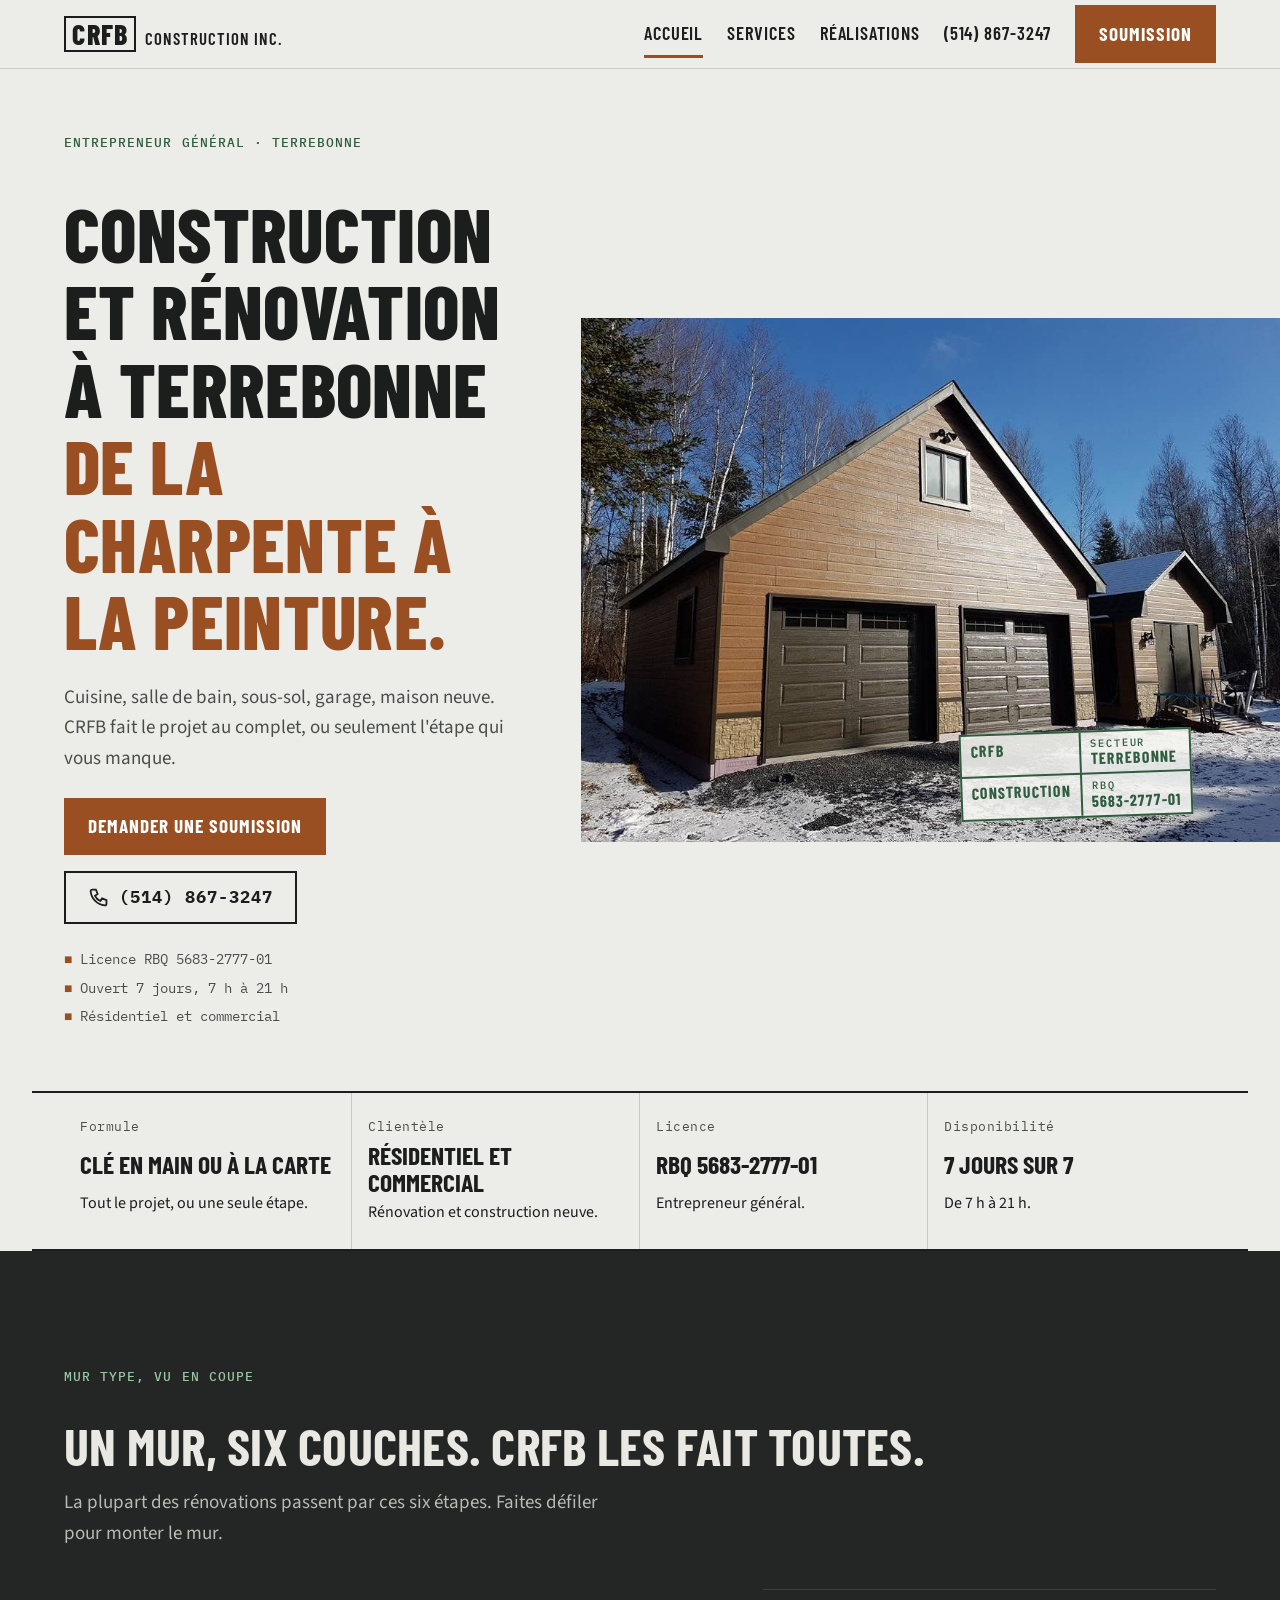
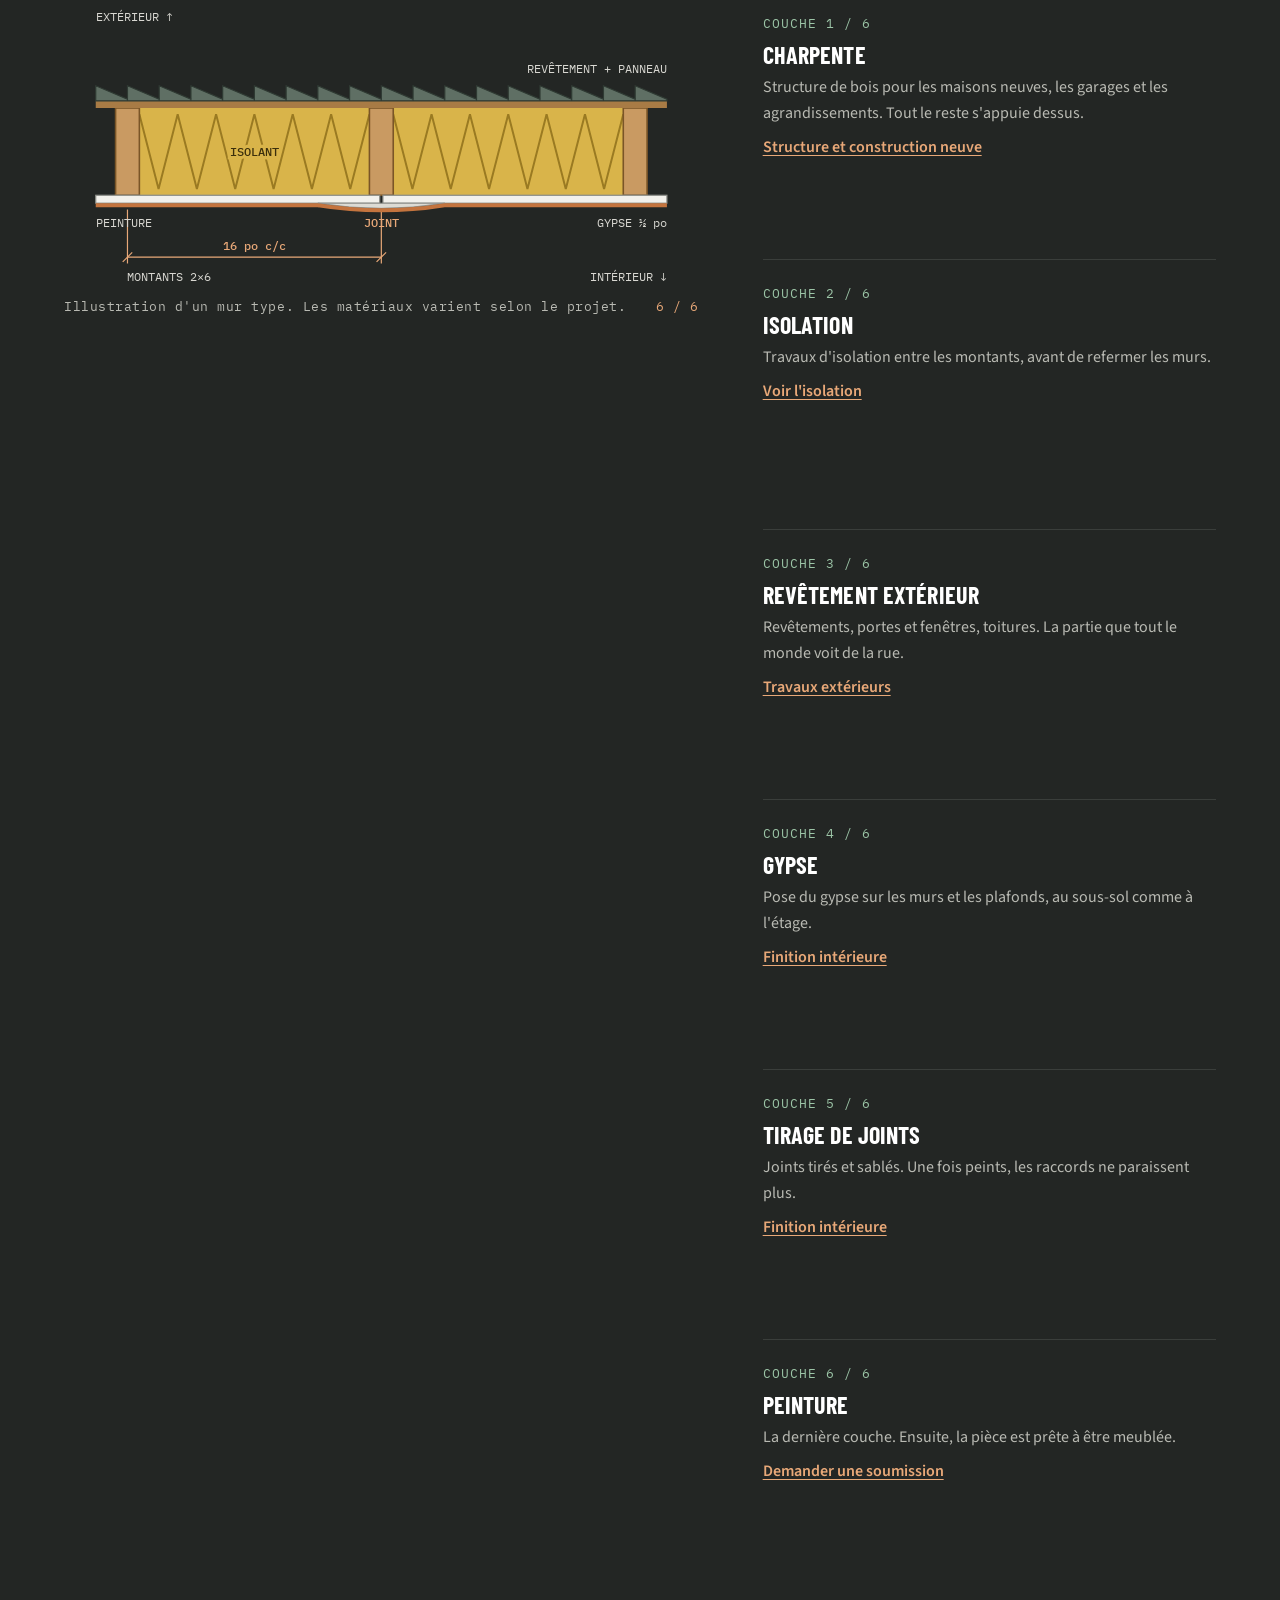
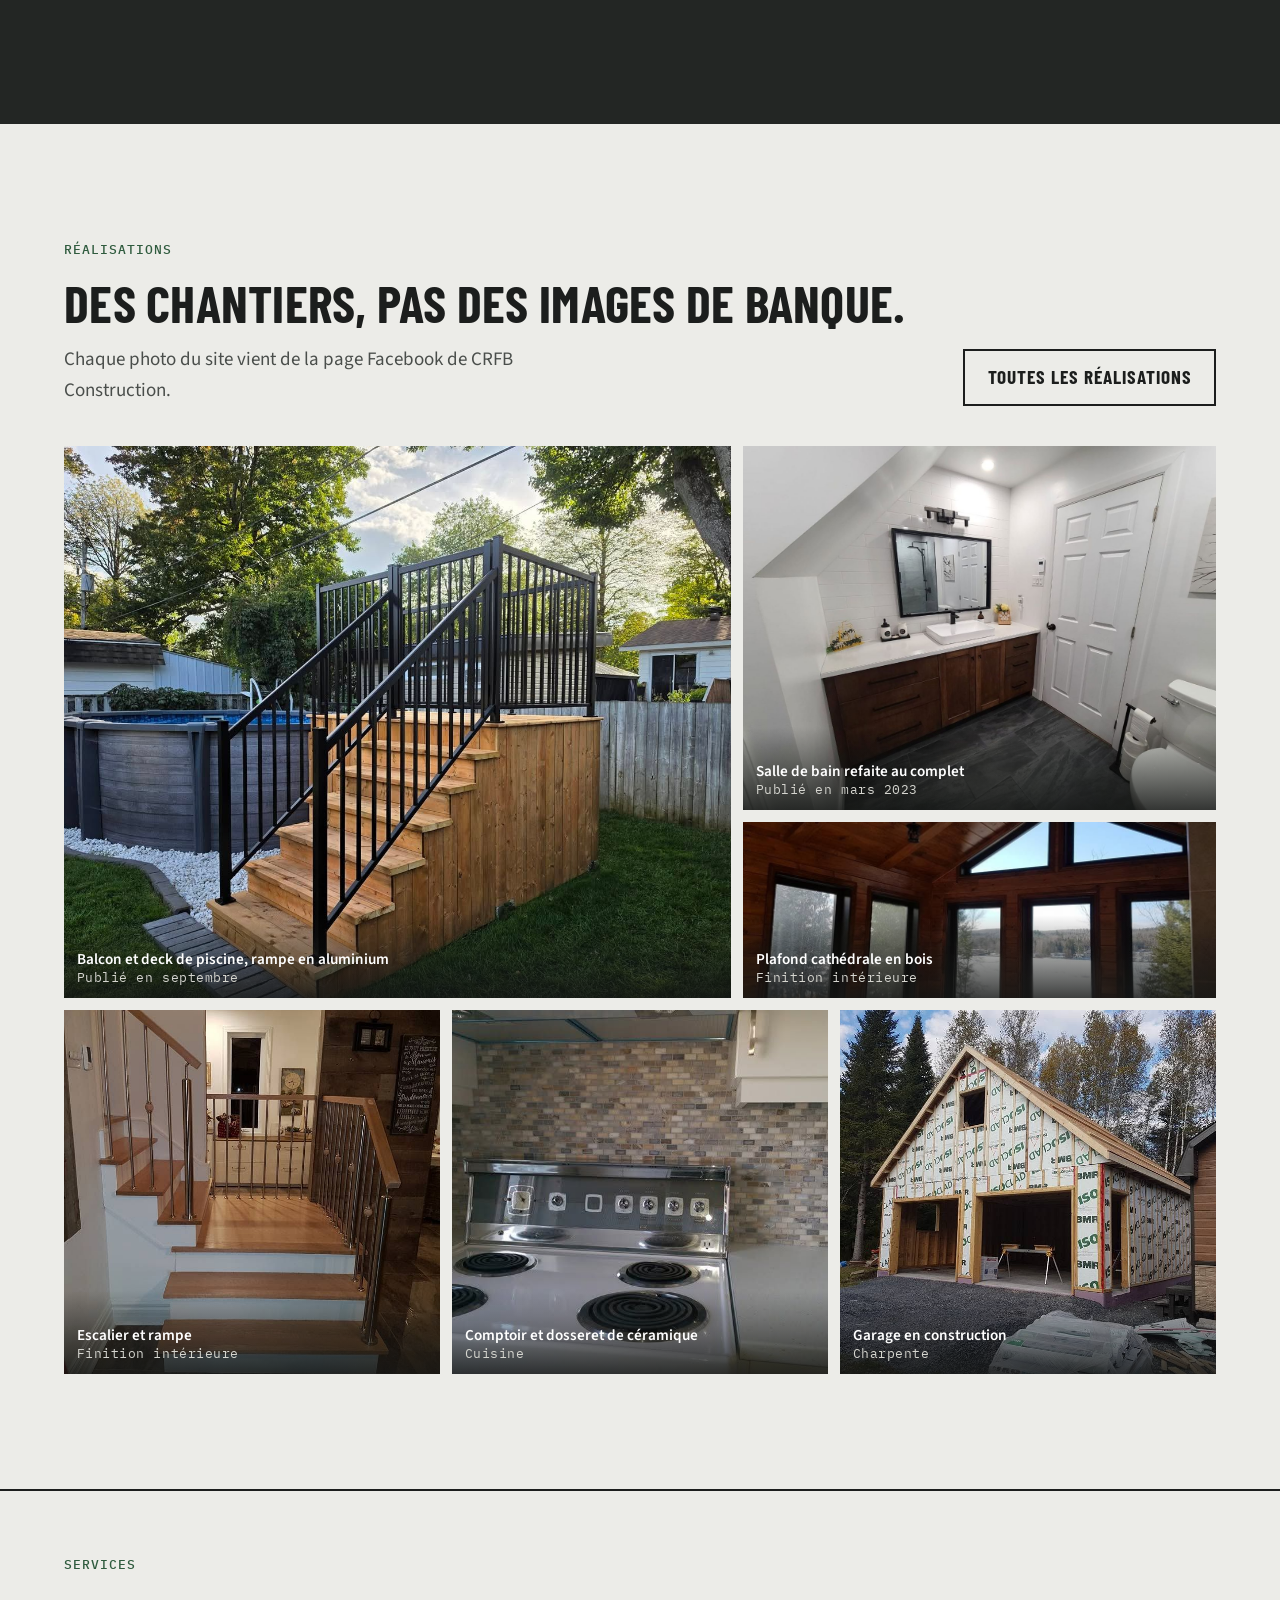
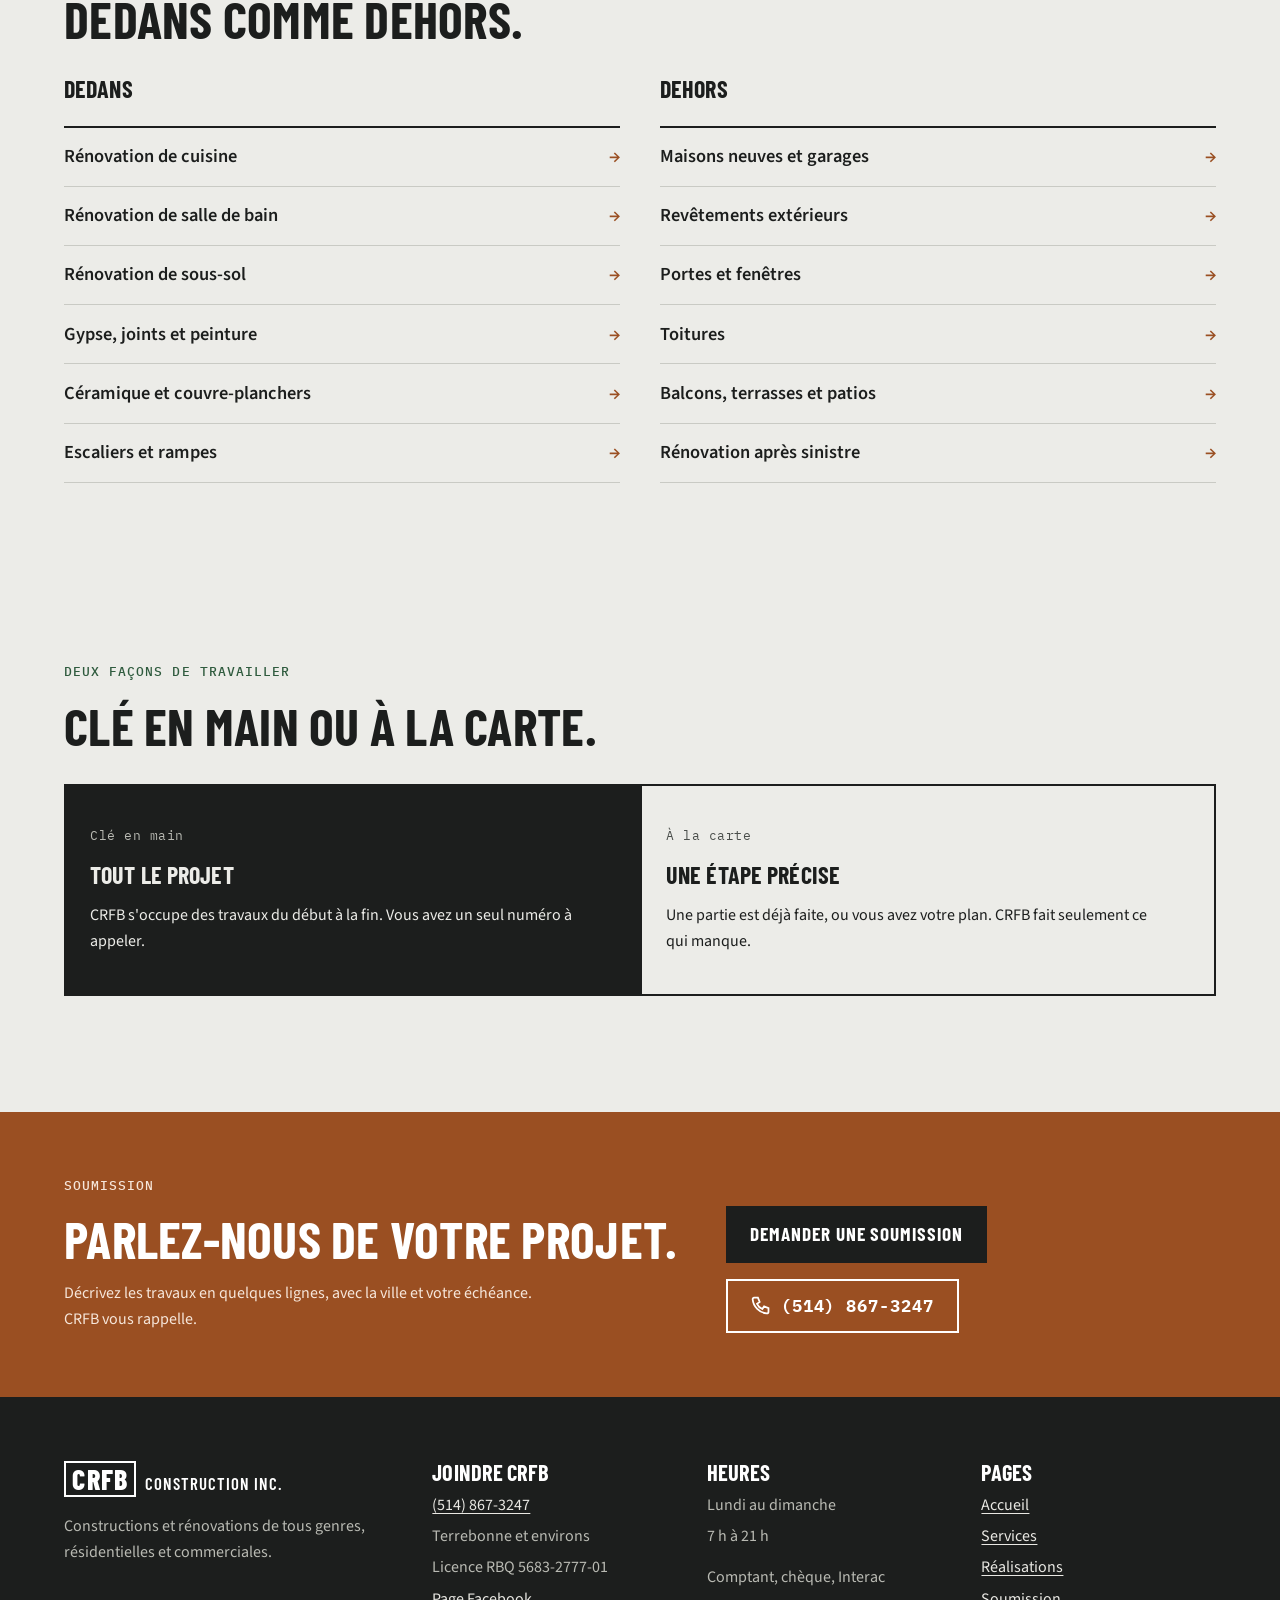
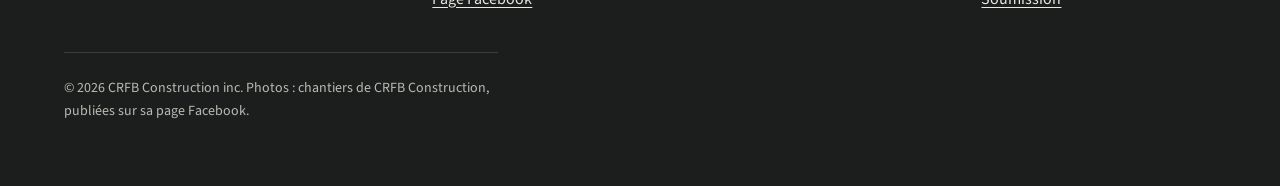
<file: index.html>
<!doctype html>
<html lang="fr-CA">
<head>
<meta charset="utf-8">
<meta name="viewport" content="width=device-width, initial-scale=1, viewport-fit=cover">
<title>CRFB Construction | Rénovation et construction à Terrebonne</title>
<meta name="claude:viewport-fit-sides" content="cover">
<meta name="description" content="Entrepreneur en construction et rénovation à Terrebonne : charpente, isolation, revêtement, gypse, joints, peinture. Licence RBQ 5683-2777-01. (514) 867-3247.">
<meta property="og:type" content="website">
<meta property="og:locale" content="fr_CA">
<meta property="og:site_name" content="CRFB Construction inc.">
<meta property="og:title" content="CRFB Construction | Rénovation et construction à Terrebonne">
<meta property="og:description" content="Entrepreneur en construction et rénovation à Terrebonne : charpente, isolation, revêtement, gypse, joints, peinture. Licence RBQ 5683-2777-01. (514) 867-3247.">
<meta property="og:image" content="img/garage-neuf.jpg">
<!-- À FOURNIR : nom de domaine final, pour les balises canonical, og:url et le sitemap -->
<meta name="theme-color" content="#ecece8">
<link rel="preconnect" href="https://fonts.googleapis.com">
<link rel="preconnect" href="https://fonts.gstatic.com" crossorigin>
<link rel="stylesheet" href="https://fonts.googleapis.com/css2?family=Barlow+Condensed:wght@600;700;800&family=IBM+Plex+Mono:wght@500&family=Source+Sans+3:wght@400;600&display=swap">
<link rel="stylesheet" href="assets/site.css">
<script type="application/ld+json">
{
  "@context": "https://schema.org",
  "@type": "GeneralContractor",
  "name": "CRFB Construction inc.",
  "description": "Constructions et rénovations de tous genres, résidentielles et commerciales.",
  "telephone": "+1-514-867-3247",
  "areaServed": { "@type": "City", "name": "Terrebonne" },
  "address": { "@type": "PostalAddress", "addressLocality": "Terrebonne", "addressRegion": "QC", "addressCountry": "CA" },
  "openingHours": "Mo-Su 07:00-21:00",
  "paymentAccepted": "Cash, Cheque, Interac",
  "sameAs": ["https://www.facebook.com/profile.php?id=100067024536012"],
  "image": "img/garage-neuf.jpg"
}
</script>

</head>
<body>
<a class="saut" href="#contenu">Aller au contenu</a>
<header class="entete">
  <div class="cadre">
    <a class="marque" href="index.html" aria-label="CRFB Construction inc., accueil"><b>CRFB</b><span>Construction inc.</span></a>
    <!-- À FOURNIR : logo officiel en vectoriel (SVG) ; le mot-symbole CRFB sert en attendant -->
    <button class="menu-btn" type="button" aria-expanded="false" aria-controls="nav-principale"><span>Menu</span></button>
    <nav class="nav" id="nav-principale" aria-label="Navigation principale">
      <ul>
        <li><a href="index.html" aria-current="page">Accueil</a></li>
        <li><a href="services.html">Services</a></li>
        <li><a href="realisations.html">Réalisations</a></li>
      </ul>
      <a class="nav-tel" href="tel:+15148673247">(514) 867-3247</a>
      <a class="bouton" href="soumission.html">Soumission</a>
    </nav>
  </div>
</header>
<main id="contenu" style="overflow-x:clip">

<!-- 1. HÉROS : ce qui est vendu, où, prochaine étape — visible sans scroller sur téléphone -->
<section class="cadre heros" aria-labelledby="h1">
  <div class="heros-texte">
    <span class="sur-titre">Entrepreneur général · Terrebonne</span>
    <h1 id="h1">Construction et rénovation à Terrebonne <span>de la charpente à la peinture.</span></h1>
    <p class="chapeau">Cuisine, salle de bain, sous-sol, garage, maison neuve. CRFB fait le projet au complet, ou seulement l'étape qui vous manque.</p>
    <div class="actions">
      <a class="bouton" href="soumission.html">Demander une soumission</a>
      <a class="bouton bouton--ligne" href="tel:+15148673247"><svg aria-hidden="true" viewBox="0 0 24 24" fill="none" stroke="currentColor" stroke-width="2"><path d="M5 3h4l2 5-3 2a12 12 0 0 0 6 6l2-3 5 2v4a2 2 0 0 1-2 2A18 18 0 0 1 3 5a2 2 0 0 1 2-2z"/></svg><span class="tel-texte">(514) 867-3247</span></a>
    </div>
    <ul class="heros-faits">
      <li>Licence RBQ 5683-2777-01</li>
      <li>Ouvert 7 jours, 7 h à 21 h</li>
      <li>Résidentiel et commercial</li>
    </ul>
    <!-- À VALIDER : numéro RBQ au registre de la Régie, et heures (fiche 411 Habitation) -->
  </div>
  <figure class="heros-photo">
    <img src="img/garage-neuf.jpg" alt="Garage double neuf avec revêtement de bois et deux portes de garage noires, construit par CRFB" width="960" height="720" decoding="async" class="eager">
    <div class="etampe" aria-hidden="true">
      <span>CRFB</span><span><small>Secteur</small>Terrebonne</span>
      <span>Construction</span><span><small>RBQ</small>5683-2777-01</span>
    </div>
  </figure>
</section>

<!-- 2. FAITS -->
<section class="cadre faits" aria-label="CRFB en bref">
  <ul>
    <li><span class="spec">Formule</span><strong>Clé en main ou à la carte</strong><span>Tout le projet, ou une seule étape.</span></li>
    <li><span class="spec">Clientèle</span><strong>Résidentiel et commercial</strong><span>Rénovation et construction neuve.</span></li>
    <li><span class="spec">Licence</span><strong>RBQ 5683-2777-01</strong><span>Entrepreneur général.</span></li>
    <li><span class="spec">Disponibilité</span><strong>7 jours sur 7</strong><span>De 7 h à 21 h.</span></li>
  </ul>
  <!-- À VALIDER : sous-catégorie de licence RBQ (« entrepreneur général » est déduit) -->
</section>

<!-- 3. SCÈNE SIGNATURE : la coupe du mur (N2) -->
<section class="coupe bloc" aria-labelledby="coupe-titre">
  <div class="cadre">
    <div class="coupe-tete">
      <span class="sur-titre">Mur type, vu en coupe</span>
      <h2 id="coupe-titre">Un mur, six couches. CRFB les fait toutes.</h2>
      <p class="chapeau">La plupart des rénovations passent par ces six étapes. Faites défiler pour monter le mur.</p>
    </div>
    <div class="coupe-corps">
      <figure class="coupe-figure">
        <svg viewBox="0 0 800 380" role="img" aria-labelledby="coupe-svg-t coupe-svg-d"><title id="coupe-svg-t">Coupe d'un mur type vue de dessus</title><desc id="coupe-svg-d">Six couches de l'extérieur vers l'intérieur : revêtement, ossature de bois 2×6 à 16 pouces centre à centre, isolant, gypse, joints et peinture.</desc><text class="c-txt" x="40" y="40">EXTÉRIEUR ↑</text><text class="c-txt" x="760" y="368" text-anchor="end">INTÉRIEUR ↓</text><g class="c-l c-2"><rect x="95.0" y="150" width="290.0" height="110.0" fill="#d9b44a"/><polyline points="95.0,158.0 119.2,252.0 143.3,158.0 167.5,252.0 191.7,158.0 215.8,252.0 240.0,158.0 264.2,252.0 288.3,158.0 312.5,252.0 336.7,158.0 360.8,252.0 385.0,158.0" fill="none" stroke="#9a7a22" stroke-width="2.5"/><rect x="415.0" y="150" width="290.0" height="110.0" fill="#d9b44a"/><polyline points="415.0,158.0 439.2,252.0 463.3,158.0 487.5,252.0 511.7,158.0 535.8,252.0 560.0,158.0 584.2,252.0 608.3,158.0 632.5,252.0 656.7,158.0 680.8,252.0 705.0,158.0" fill="none" stroke="#9a7a22" stroke-width="2.5"/><text class="c-txt" x="240" y="210.0" text-anchor="middle" style="paint-order:stroke;stroke:#d9b44a;stroke-width:8px;fill:#3b2f0c;font-weight:500">ISOLANT</text></g><g class="c-l c-1"><rect x="65.0" y="150" width="30.0" height="110.0" fill="#c99a62" stroke="#7a5527" stroke-width="2"/><rect x="385.0" y="150" width="30.0" height="110.0" fill="#c99a62" stroke="#7a5527" stroke-width="2"/><rect x="705.0" y="150" width="30.0" height="110.0" fill="#c99a62" stroke="#7a5527" stroke-width="2"/><g stroke="#e8a878" stroke-width="1.5"><line x1="80" y1="278.0" x2="80" y2="346"/><line x1="400" y1="278.0" x2="400" y2="346"/><line x1="80" y1="338" x2="400" y2="338"/><line x1="74" y1="344" x2="86" y2="332"/><line x1="394" y1="344" x2="406" y2="332"/></g><text class="c-txt c-txt--fort" x="240" y="329" text-anchor="middle">16 po c/c</text><text class="c-txt" x="80" y="368">MONTANTS 2×6</text></g><g class="c-l c-3"><rect x="40" y="141" width="720" height="9" fill="#a87b45"/><polygon points="40,141 40,141 40,122 80,139 80,141 80,122 120,139 120,141 120,122 160,139 160,141 160,122 200,139 200,141 200,122 240,139 240,141 240,122 280,139 280,141 280,122 320,139 320,141 320,122 360,139 360,141 360,122 400,139 400,141 400,122 440,139 440,141 440,122 480,139 480,141 480,122 520,139 520,141 520,122 560,139 560,141 560,122 600,139 600,141 600,122 640,139 640,141 640,122 680,139 680,141 680,122 720,139 720,141 720,122 760,139 760,141" fill="#5f6f64" stroke="#2f3a33" stroke-width="1.5"/><text class="c-txt" x="760" y="106" text-anchor="end">REVÊTEMENT + PANNEAU</text></g><g class="c-l c-4"><rect x="40" y="260.0" width="358" height="10.0" fill="#f2f1ec" stroke="#8b8d87" stroke-width="1.5"/><rect x="402" y="260.0" width="358" height="10.0" fill="#f2f1ec" stroke="#8b8d87" stroke-width="1.5"/><text class="c-txt" x="760" y="300.0" text-anchor="end">GYPSE ½ po</text></g><g class="c-l c-5"><path d="M320 270.0 Q400 283.0 480 270.0 Z" fill="#dcdbd4" stroke="#8b8d87" stroke-width="1.2"/><text class="c-txt c-txt--fort" x="400" y="300.0" text-anchor="middle">JOINT</text></g><g class="c-l c-6"><path d="M40 270.0 H320 Q400 283.0 480 270.0 H760 V275.0 H480 Q400 288.0 320 275.0 H40 Z" fill="#c4743e"/><text class="c-txt" x="40" y="300.0">PEINTURE</text></g></svg>
        <figcaption class="coupe-legende spec"><span>Illustration d'un mur type. Les matériaux varient selon le projet.</span><span data-etape-texte aria-hidden="true">6 / 6</span></figcaption>
      </figure>
      <ol class="couches">
        <li class="couche"><h3>Charpente</h3><p>Structure de bois pour les maisons neuves, les garages et les agrandissements. Tout le reste s'appuie dessus.</p><a href="services.html#structure">Structure et construction neuve</a></li>
        <li class="couche"><h3>Isolation</h3><p>Travaux d'isolation entre les montants, avant de refermer les murs.</p><a href="services.html#structure">Voir l'isolation</a></li>
        <li class="couche"><h3>Revêtement extérieur</h3><p>Revêtements, portes et fenêtres, toitures. La partie que tout le monde voit de la rue.</p><a href="services.html#exterieur">Travaux extérieurs</a></li>
        <li class="couche"><h3>Gypse</h3><p>Pose du gypse sur les murs et les plafonds, au sous-sol comme à l'étage.</p><a href="services.html#finition">Finition intérieure</a></li>
        <li class="couche"><h3>Tirage de joints</h3><p>Joints tirés et sablés. Une fois peints, les raccords ne paraissent plus.</p><a href="services.html#finition">Finition intérieure</a></li>
        <li class="couche"><h3>Peinture</h3><p>La dernière couche. Ensuite, la pièce est prête à être meublée.</p><a href="soumission.html">Demander une soumission</a></li>
      </ol>
    </div>
  </div>
</section>

<!-- 4. RÉALISATIONS -->
<section class="cadre bloc" aria-labelledby="real-titre">
  <div class="tete-section">
    <div>
      <span class="sur-titre">Réalisations</span>
      <h2 id="real-titre">Des chantiers, pas des images de banque.</h2>
      <p class="chapeau" style="margin-top:1rem">Chaque photo du site vient de la page Facebook de CRFB Construction.</p>
    </div>
    <a class="bouton bouton--ligne" href="realisations.html">Toutes les réalisations</a>
  </div>
  <div class="mosaique">
    <figure class="m-grand"><a href="realisations.html#exterieur"><img src="img/deck-piscine-alu.jpg" alt="Escalier de bois menant à un deck de piscine hors terre, rampe en aluminium noir" width="1280" height="960" loading="lazy" decoding="async"><figcaption>Balcon et deck de piscine, rampe en aluminium<span class="spec">Publié en septembre</span></figcaption></a></figure>
    <figure class="m-haut"><a href="realisations.html#salles-de-bain"><img src="img/salle-de-bain-complete.jpg" alt="Salle de bain refaite : vanité en bois, comptoir blanc, céramique grise au sol" width="1280" height="960" loading="lazy" decoding="async"><figcaption>Salle de bain refaite au complet<span class="spec">Publié en mars 2023</span></figcaption></a></figure>
    <figure class="m-carre"><a href="realisations.html#interieur"><img src="img/verriere-bois.jpg" alt="Pièce vitrée avec plafond cathédrale en bois et grandes fenêtres" width="960" height="720" loading="lazy" decoding="async"><figcaption>Plafond cathédrale en bois<span class="spec">Finition intérieure</span></figcaption></a></figure>
    <figure class="m-bas"><a href="realisations.html#escaliers"><img src="img/escalier-bois-metal.jpg" alt="Escalier en bois franc avec barreaux de métal noir" width="720" height="960" loading="lazy" decoding="async"><figcaption>Escalier et rampe<span class="spec">Finition intérieure</span></figcaption></a></figure>
    <figure class="m-bas"><a href="realisations.html#cuisines"><img src="img/dosseret-ceramique.jpg" alt="Dosseret de céramique en mosaïque derrière une cuisinière" width="960" height="543" loading="lazy" decoding="async"><figcaption>Comptoir et dosseret de céramique<span class="spec">Cuisine</span></figcaption></a></figure>
    <figure class="m-bas"><a href="realisations.html#structure"><img src="img/charpente-garage.jpg" alt="Garage en construction, charpente fermée par un pare-air" width="960" height="720" loading="lazy" decoding="async"><figcaption>Garage en construction<span class="spec">Charpente</span></figcaption></a></figure>
  </div>
</section>

<!-- 5. DEDANS / DEHORS -->
<section class="bloc--serre" style="border-top:2px solid var(--encre)" aria-labelledby="serv-titre">
  <div class="cadre">
    <span class="sur-titre">Services</span>
    <h2 id="serv-titre">Dedans comme dehors.</h2>
    <div class="deux-cols" style="margin-top:2rem">
      <div>
        <h3>Dedans</h3>
        <ul class="liste-travaux">
          <li><a href="services.html#pieces">Rénovation de cuisine</a></li>
          <li><a href="services.html#pieces">Rénovation de salle de bain</a></li>
          <li><a href="services.html#pieces">Rénovation de sous-sol</a></li>
          <li><a href="services.html#finition">Gypse, joints et peinture</a></li>
          <li><a href="services.html#finition">Céramique et couvre-planchers</a></li>
          <li><a href="services.html#finition">Escaliers et rampes</a></li>
        </ul>
      </div>
      <div>
        <h3>Dehors</h3>
        <ul class="liste-travaux">
          <li><a href="services.html#structure">Maisons neuves et garages</a></li>
          <li><a href="services.html#exterieur">Revêtements extérieurs</a></li>
          <li><a href="services.html#exterieur">Portes et fenêtres</a></li>
          <li><a href="services.html#exterieur">Toitures</a></li>
          <li><a href="services.html#exterieur">Balcons, terrasses et patios</a></li>
          <li><a href="services.html#sinistre">Rénovation après sinistre</a></li>
        </ul>
      </div>
    </div>
  </div>
</section>

<!-- 6. FORMULES -->
<section class="cadre bloc" aria-labelledby="formule-titre">
  <span class="sur-titre">Deux façons de travailler</span>
  <h2 id="formule-titre" style="margin-bottom:2rem">Clé en main ou à la carte.</h2>
  <div class="formules">
    <div class="formule formule--sombre">
      <span class="spec">Clé en main</span>
      <h3>Tout le projet</h3>
      <p>CRFB s'occupe des travaux du début à la fin. Vous avez un seul numéro à appeler.</p>
    </div>
    <div class="formule">
      <span class="spec">À la carte</span>
      <h3>Une étape précise</h3>
      <p>Une partie est déjà faite, ou vous avez votre plan. CRFB fait seulement ce qui manque.</p>
    </div>
  </div>
</section>

<section class="appel" aria-labelledby="appel-titre">
  <div class="cadre">
    <div>
      <span class="sur-titre" style="color:#f6e6da">Soumission</span>
      <h2 id="appel-titre">Parlez-nous de votre projet.</h2>
      <p style="margin-top:1rem">Décrivez les travaux en quelques lignes, avec la ville et votre échéance. CRFB vous rappelle.</p>
    </div>
    <div class="actions">
      <a class="bouton" href="soumission.html">Demander une soumission</a>
      <a class="bouton bouton--ligne" href="tel:+15148673247"><svg aria-hidden="true" viewBox="0 0 24 24" fill="none" stroke="currentColor" stroke-width="2"><path d="M5 3h4l2 5-3 2a12 12 0 0 0 6 6l2-3 5 2v4a2 2 0 0 1-2 2A18 18 0 0 1 3 5a2 2 0 0 1 2-2z"/></svg><span class="tel-texte">(514) 867-3247</span></a>
    </div>
  </div>
</section>

</main>
<footer class="pied">
  <div class="cadre">
    <div>
      <a class="marque" href="index.html"><b>CRFB</b><span>Construction inc.</span></a>
      <p style="margin-top:1rem">Constructions et rénovations de tous genres, résidentielles et commerciales.</p>
    </div>
    <div>
      <h2>Joindre CRFB</h2>
      <ul>
        <li><a href="tel:+15148673247">(514) 867-3247</a></li>
        <li>Terrebonne et environs</li>
        <li>Licence RBQ 5683-2777-01</li>
        <li><a href="https://www.facebook.com/profile.php?id=100067024536012" rel="noopener" target="_blank">Page Facebook</a></li>
        <!-- À FOURNIR : adresse courriel et adresse postale de l'entreprise -->
      </ul>
    </div>
    <div>
      <h2>Heures</h2>
      <ul>
        <li>Lundi au dimanche</li>
        <li>7 h à 21 h</li>
        <!-- À VALIDER : heures tirées de la fiche 411 Habitation -->
        <li style="margin-top:.6rem">Comptant, chèque, Interac</li>
      </ul>
    </div>
    <div>
      <h2>Pages</h2>
      <ul>
        <li><a href="index.html">Accueil</a></li>
        <li><a href="services.html">Services</a></li>
        <li><a href="realisations.html">Réalisations</a></li>
        <li><a href="soumission.html">Soumission</a></li>
      </ul>
    </div>
    <p class="pied-bas">© <span data-annee>2026</span> CRFB Construction inc. Photos : chantiers de CRFB Construction, publiées sur sa page Facebook.</p>
  </div>
</footer>
<div class="barre-mobile">
  <a class="bouton bouton--ligne" href="tel:+15148673247"><svg aria-hidden="true" viewBox="0 0 24 24" fill="none" stroke="currentColor" stroke-width="2"><path d="M5 3h4l2 5-3 2a12 12 0 0 0 6 6l2-3 5 2v4a2 2 0 0 1-2 2A18 18 0 0 1 3 5a2 2 0 0 1 2-2z"/></svg>Appeler</a>
  <a class="bouton" href="soumission.html">Soumission</a>
</div>
<script src="assets/site.js" defer></script>
</body>
</html>
</file>
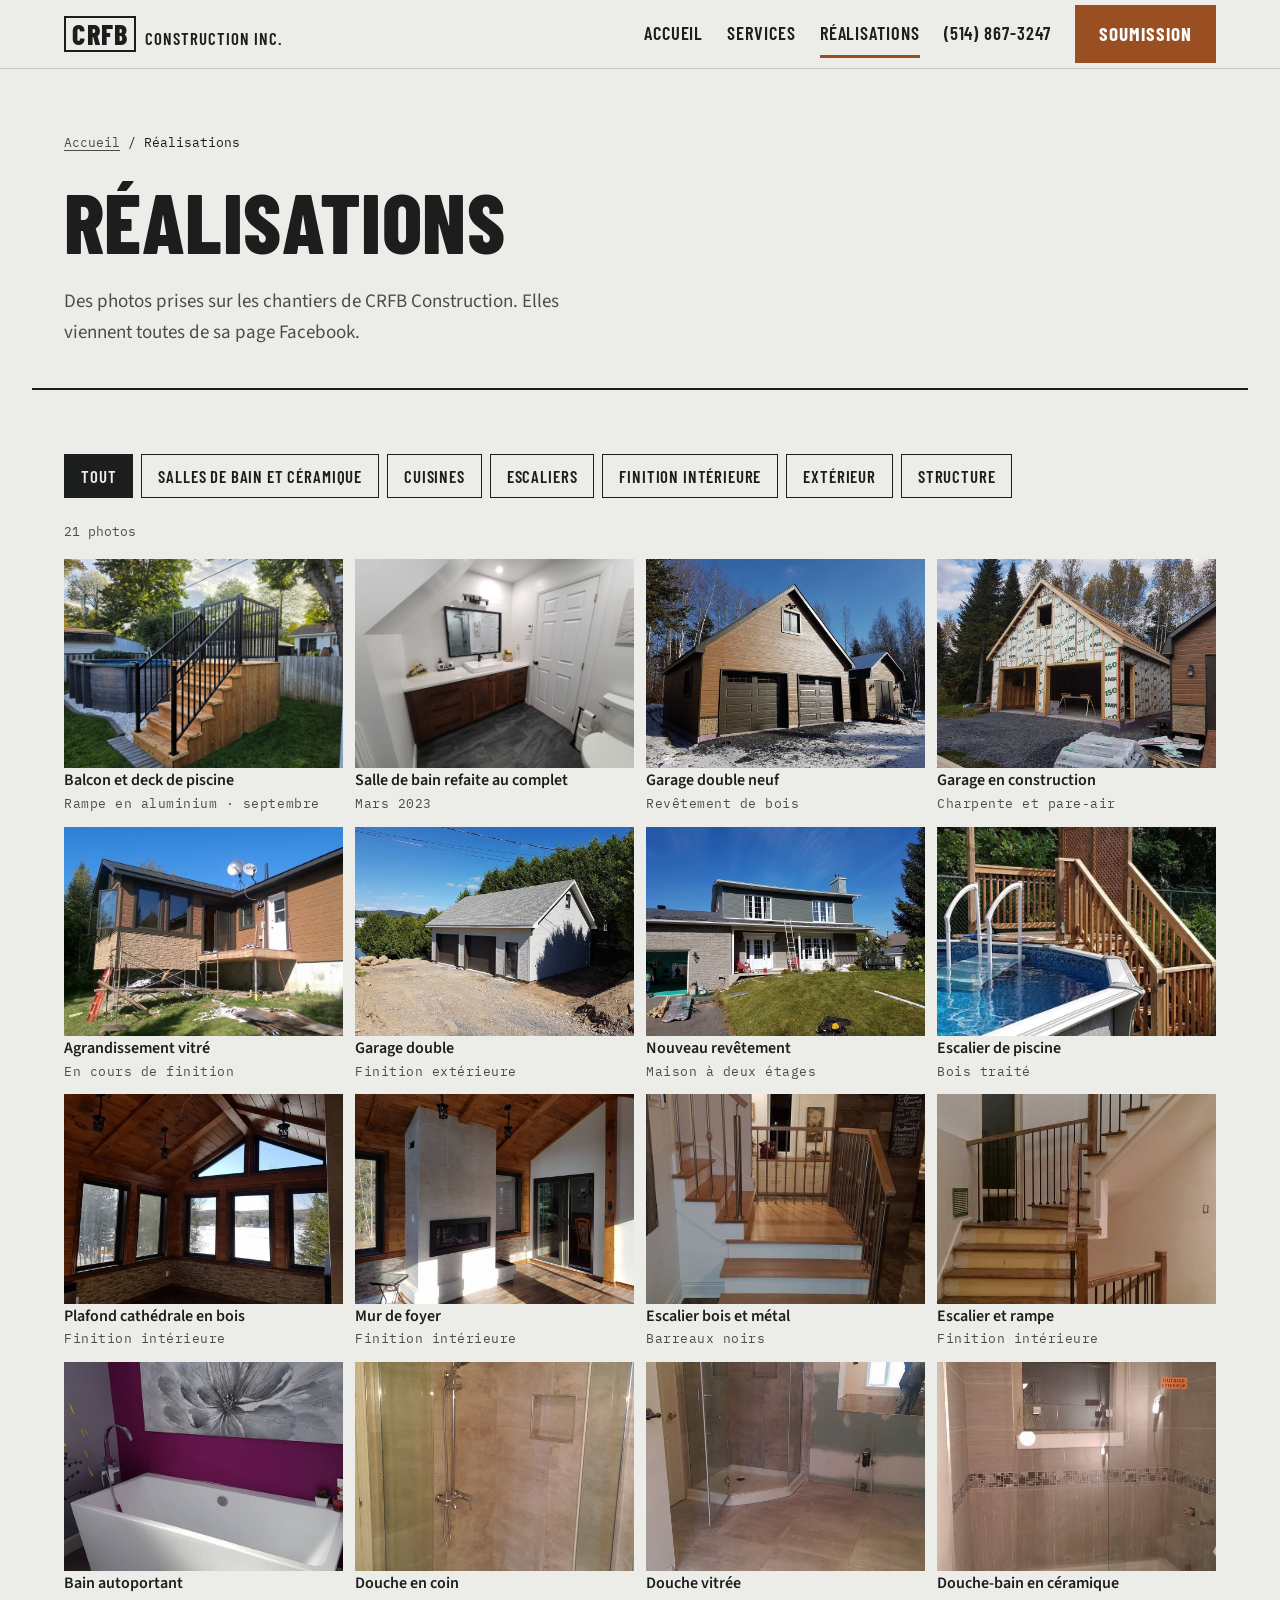
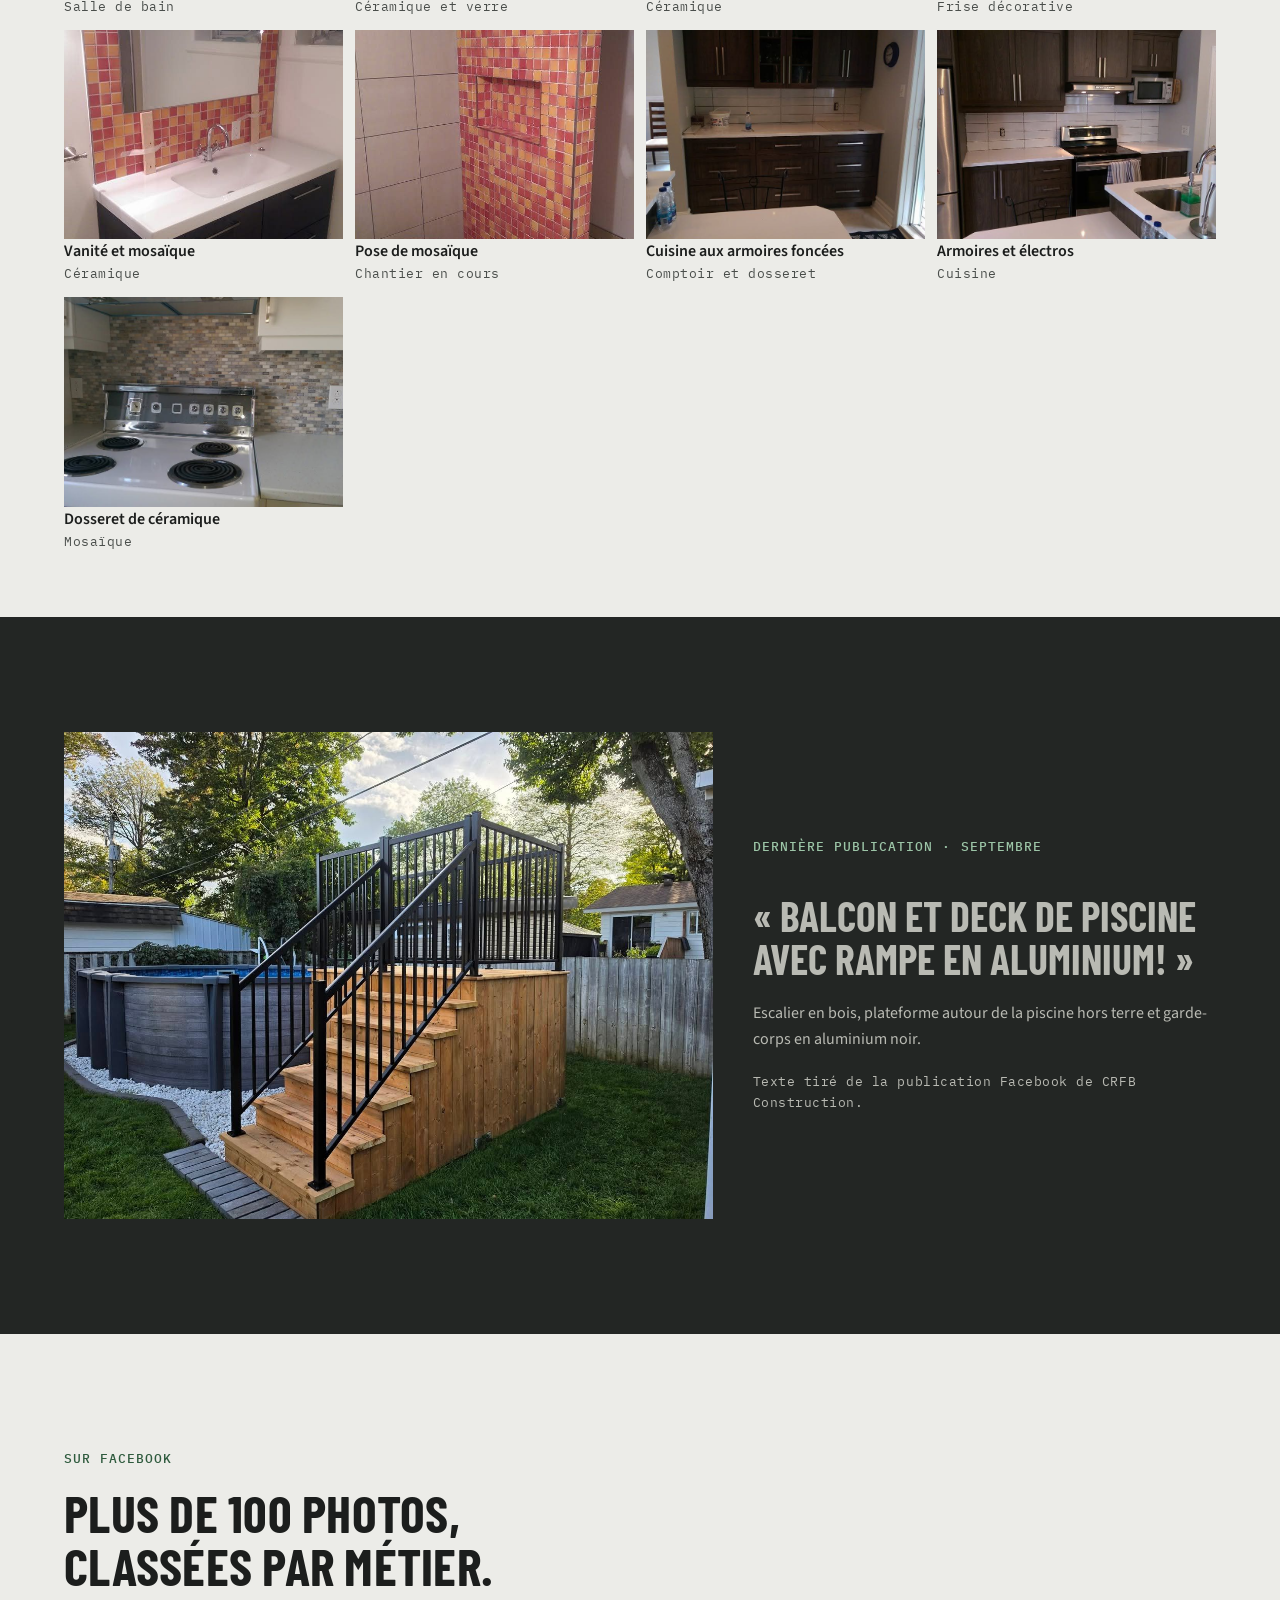
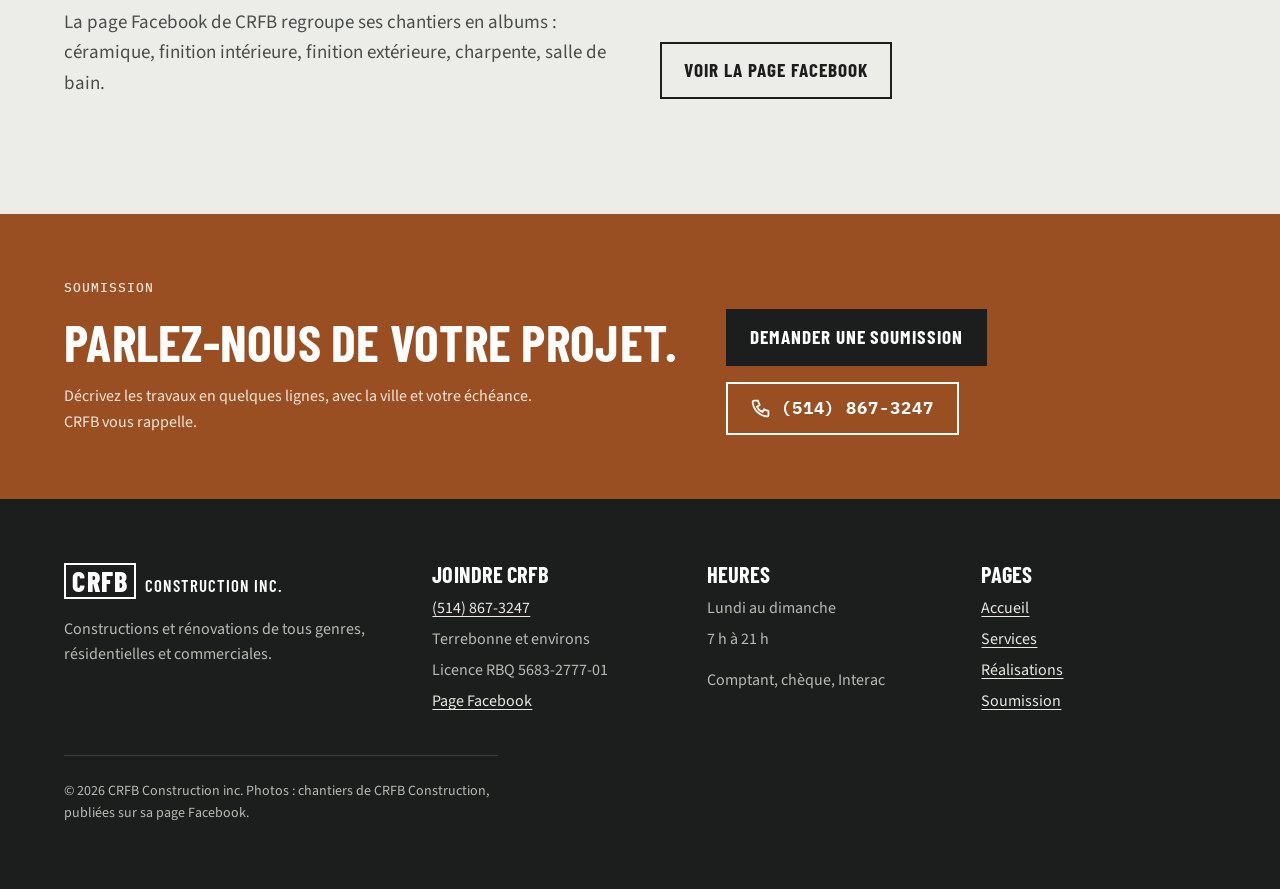
<file: realisations.html>
<!doctype html>
<html lang="fr-CA">
<head>
<meta charset="utf-8">
<meta name="viewport" content="width=device-width, initial-scale=1, viewport-fit=cover">
<title>Réalisations | CRFB Construction, Terrebonne</title>
<meta name="claude:viewport-fit-sides" content="cover">
<meta name="description" content="Photos de chantiers de CRFB Construction : salles de bain, céramique, cuisines, escaliers, garages, revêtements extérieurs et decks de piscine.">
<meta property="og:type" content="website">
<meta property="og:locale" content="fr_CA">
<meta property="og:site_name" content="CRFB Construction inc.">
<meta property="og:title" content="Réalisations | CRFB Construction, Terrebonne">
<meta property="og:description" content="Photos de chantiers de CRFB Construction : salles de bain, céramique, cuisines, escaliers, garages, revêtements extérieurs et decks de piscine.">
<meta property="og:image" content="img/garage-neuf.jpg">
<!-- À FOURNIR : nom de domaine final, pour les balises canonical, og:url et le sitemap -->
<meta name="theme-color" content="#ecece8">
<link rel="preconnect" href="https://fonts.googleapis.com">
<link rel="preconnect" href="https://fonts.gstatic.com" crossorigin>
<link rel="stylesheet" href="https://fonts.googleapis.com/css2?family=Barlow+Condensed:wght@600;700;800&family=IBM+Plex+Mono:wght@500&family=Source+Sans+3:wght@400;600&display=swap">
<link rel="stylesheet" href="assets/site.css">

</head>
<body>
<a class="saut" href="#contenu">Aller au contenu</a>
<header class="entete">
  <div class="cadre">
    <a class="marque" href="index.html" aria-label="CRFB Construction inc., accueil"><b>CRFB</b><span>Construction inc.</span></a>
    <!-- À FOURNIR : logo officiel en vectoriel (SVG) ; le mot-symbole CRFB sert en attendant -->
    <button class="menu-btn" type="button" aria-expanded="false" aria-controls="nav-principale"><span>Menu</span></button>
    <nav class="nav" id="nav-principale" aria-label="Navigation principale">
      <ul>
        <li><a href="index.html">Accueil</a></li>
        <li><a href="services.html">Services</a></li>
        <li><a href="realisations.html" aria-current="page">Réalisations</a></li>
      </ul>
      <a class="nav-tel" href="tel:+15148673247">(514) 867-3247</a>
      <a class="bouton" href="soumission.html">Soumission</a>
    </nav>
  </div>
</header>
<main id="contenu" style="overflow-x:clip">

<!-- 1. EN-TÊTE -->
<header class="cadre tete-page">
  <p class="fil"><a href="index.html">Accueil</a> / Réalisations</p>
  <h1>Réalisations</h1>
  <p class="chapeau">Des photos prises sur les chantiers de CRFB Construction. Elles viennent toutes de sa page Facebook.</p>
</header>

<!-- 2. GALERIE FILTRABLE -->
<section class="cadre bloc--serre" aria-labelledby="t-gal">
  <h2 id="t-gal" class="saut">Galerie de photos</h2>
  <div class="filtres" role="group" aria-label="Filtrer par type de travaux">
    <button type="button" data-filtre="tout" aria-pressed="true">Tout</button>
    <button type="button" data-filtre="salles-de-bain" aria-pressed="false">Salles de bain et céramique</button>
    <button type="button" data-filtre="cuisines" aria-pressed="false">Cuisines</button>
    <button type="button" data-filtre="escaliers" aria-pressed="false">Escaliers</button>
    <button type="button" data-filtre="interieur" aria-pressed="false">Finition intérieure</button>
    <button type="button" data-filtre="exterieur" aria-pressed="false">Extérieur</button>
    <button type="button" data-filtre="structure" aria-pressed="false">Structure</button>
  </div>
  <p class="compteur" data-compte aria-live="polite">21 photos</p>
  <ul class="galerie">
      <li data-cat="exterieur"><button type="button" aria-label="Agrandir : Balcon et deck de piscine"><img src="img/deck-piscine-alu.jpg" alt="Escalier de bois menant à un deck de piscine hors terre, rampe en aluminium noir" width="1280" height="960" loading="lazy" decoding="async"><span class="legende">Balcon et deck de piscine</span><span class="spec">Rampe en aluminium · septembre</span></button></li>
      <li data-cat="salles-de-bain"><button type="button" aria-label="Agrandir : Salle de bain refaite au complet"><img src="img/salle-de-bain-complete.jpg" alt="Salle de bain refaite : vanité en bois, comptoir blanc, céramique grise" width="1280" height="960" loading="lazy" decoding="async"><span class="legende">Salle de bain refaite au complet</span><span class="spec">Mars 2023</span></button></li>
      <li data-cat="structure"><button type="button" aria-label="Agrandir : Garage double neuf"><img src="img/garage-neuf.jpg" alt="Garage double neuf avec revêtement de bois et portes noires" width="960" height="720" loading="lazy" decoding="async"><span class="legende">Garage double neuf</span><span class="spec">Revêtement de bois</span></button></li>
      <li data-cat="structure"><button type="button" aria-label="Agrandir : Garage en construction"><img src="img/charpente-garage.jpg" alt="Garage en construction, charpente fermée par un pare-air" width="960" height="720" loading="lazy" decoding="async"><span class="legende">Garage en construction</span><span class="spec">Charpente et pare-air</span></button></li>
      <li data-cat="structure"><button type="button" aria-label="Agrandir : Agrandissement vitré"><img src="img/agrandissement-pilotis.jpg" alt="Agrandissement sur pilotis avec grandes fenêtres" width="960" height="543" loading="lazy" decoding="async"><span class="legende">Agrandissement vitré</span><span class="spec">En cours de finition</span></button></li>
      <li data-cat="exterieur"><button type="button" aria-label="Agrandir : Garage double"><img src="img/garage-double.jpg" alt="Garage double avec revêtement gris clair et deux portes" width="960" height="720" loading="lazy" decoding="async"><span class="legende">Garage double</span><span class="spec">Finition extérieure</span></button></li>
      <li data-cat="exterieur"><button type="button" aria-label="Agrandir : Nouveau revêtement"><img src="img/maison-revetement.jpg" alt="Maison à deux étages pendant la pose d&#x27;un revêtement gris" width="960" height="720" loading="lazy" decoding="async"><span class="legende">Nouveau revêtement</span><span class="spec">Maison à deux étages</span></button></li>
      <li data-cat="exterieur"><button type="button" aria-label="Agrandir : Escalier de piscine"><img src="img/escalier-piscine.jpg" alt="Escalier de bois avec garde-corps menant à une piscine hors terre" width="720" height="960" loading="lazy" decoding="async"><span class="legende">Escalier de piscine</span><span class="spec">Bois traité</span></button></li>
      <li data-cat="interieur"><button type="button" aria-label="Agrandir : Plafond cathédrale en bois"><img src="img/verriere-bois.jpg" alt="Pièce vitrée avec plafond cathédrale en bois" width="960" height="720" loading="lazy" decoding="async"><span class="legende">Plafond cathédrale en bois</span><span class="spec">Finition intérieure</span></button></li>
      <li data-cat="interieur"><button type="button" aria-label="Agrandir : Mur de foyer"><img src="img/foyer-mural.jpg" alt="Mur de foyer blanc avec foyer linéaire, plafond de bois" width="960" height="720" loading="lazy" decoding="async"><span class="legende">Mur de foyer</span><span class="spec">Finition intérieure</span></button></li>
      <li data-cat="escaliers"><button type="button" aria-label="Agrandir : Escalier bois et métal"><img src="img/escalier-bois-metal.jpg" alt="Escalier en bois franc avec barreaux de métal noir" width="720" height="960" loading="lazy" decoding="async"><span class="legende">Escalier bois et métal</span><span class="spec">Barreaux noirs</span></button></li>
      <li data-cat="escaliers"><button type="button" aria-label="Agrandir : Escalier et rampe"><img src="img/escalier-rampe.jpg" alt="Escalier en bois avec rampe et barreaux de métal" width="543" height="960" loading="lazy" decoding="async"><span class="legende">Escalier et rampe</span><span class="spec">Finition intérieure</span></button></li>
      <li data-cat="salles-de-bain"><button type="button" aria-label="Agrandir : Bain autoportant"><img src="img/bain-autoportant.jpg" alt="Bain autoportant blanc devant un mur peint en magenta" width="720" height="960" loading="lazy" decoding="async"><span class="legende">Bain autoportant</span><span class="spec">Salle de bain</span></button></li>
      <li data-cat="salles-de-bain"><button type="button" aria-label="Agrandir : Douche en coin"><img src="img/douche-coin.jpg" alt="Douche en coin avec porte de verre et céramique beige" width="543" height="960" loading="lazy" decoding="async"><span class="legende">Douche en coin</span><span class="spec">Céramique et verre</span></button></li>
      <li data-cat="salles-de-bain"><button type="button" aria-label="Agrandir : Douche vitrée"><img src="img/douche-coin-2.jpg" alt="Douche vitrée et céramique au plancher" width="543" height="960" loading="lazy" decoding="async"><span class="legende">Douche vitrée</span><span class="spec">Céramique</span></button></li>
      <li data-cat="salles-de-bain"><button type="button" aria-label="Agrandir : Douche-bain en céramique"><img src="img/douche-bain.jpg" alt="Bain-douche avec céramique beige et frise décorative" width="543" height="960" loading="lazy" decoding="async"><span class="legende">Douche-bain en céramique</span><span class="spec">Frise décorative</span></button></li>
      <li data-cat="salles-de-bain"><button type="button" aria-label="Agrandir : Vanité et mosaïque"><img src="img/vanite-mosaique.jpg" alt="Vanité foncée devant un mur de mosaïque rouge et orangée" width="543" height="960" loading="lazy" decoding="async"><span class="legende">Vanité et mosaïque</span><span class="spec">Céramique</span></button></li>
      <li data-cat="salles-de-bain"><button type="button" aria-label="Agrandir : Pose de mosaïque"><img src="img/ceramique-pose.jpg" alt="Pose de céramique en mosaïque dans une douche" width="543" height="960" loading="lazy" decoding="async"><span class="legende">Pose de mosaïque</span><span class="spec">Chantier en cours</span></button></li>
      <li data-cat="cuisines"><button type="button" aria-label="Agrandir : Cuisine aux armoires foncées"><img src="img/cuisine-comptoir.jpg" alt="Cuisine avec armoires foncées, comptoir clair et dosseret blanc" width="960" height="543" loading="lazy" decoding="async"><span class="legende">Cuisine aux armoires foncées</span><span class="spec">Comptoir et dosseret</span></button></li>
      <li data-cat="cuisines"><button type="button" aria-label="Agrandir : Armoires et électros"><img src="img/cuisine-armoires.jpg" alt="Cuisine avec armoires foncées et électroménagers en inox" width="960" height="543" loading="lazy" decoding="async"><span class="legende">Armoires et électros</span><span class="spec">Cuisine</span></button></li>
      <li data-cat="cuisines"><button type="button" aria-label="Agrandir : Dosseret de céramique"><img src="img/dosseret-ceramique.jpg" alt="Dosseret de céramique en mosaïque derrière une cuisinière" width="960" height="543" loading="lazy" decoding="async"><span class="legende">Dosseret de céramique</span><span class="spec">Mosaïque</span></button></li>
  </ul>
  <dialog class="visionneuse" aria-label="Photo agrandie">
    <figure><img src="img/garage-neuf.jpg" alt="" width="960" height="720"><figcaption></figcaption></figure>
    <div class="visionneuse-outils">
      <button type="button" data-prec aria-label="Photo précédente">←</button>
      <button type="button" data-fermer>Fermer</button>
      <button type="button" data-suiv aria-label="Photo suivante">→</button>
    </div>
  </dialog>
</section>

<!-- 3. EN VEDETTE -->
<section class="bande-sombre bloc" aria-labelledby="t-vedette">
  <div class="cadre vedette">
    <img src="img/deck-piscine-alu.jpg" alt="Escalier de bois menant à un deck de piscine hors terre, rampe en aluminium noir" width="1280" height="960" loading="lazy" decoding="async">
    <div style="display:grid;gap:1.25rem">
      <span class="sur-titre" id="t-vedette">Dernière publication · septembre</span>
      <blockquote><p>« Balcon et deck de piscine avec rampe en aluminium! »</p></blockquote>
      <p>Escalier en bois, plateforme autour de la piscine hors terre et garde-corps en aluminium noir.</p>
      <p class="spec">Texte tiré de la publication Facebook de CRFB Construction.</p>
    </div>
  </div>
</section>

<!-- 4. PLUS DE PHOTOS -->
<section class="cadre bloc" aria-labelledby="t-fb">
  <div class="deux-cols" style="align-items:end">
    <div>
      <span class="sur-titre">Sur Facebook</span>
      <h2 id="t-fb">Plus de 100 photos, classées par métier.</h2>
      <p class="chapeau" style="margin-top:1rem">La page Facebook de CRFB regroupe ses chantiers en albums : céramique, finition intérieure, finition extérieure, charpente, salle de bain.</p>
    </div>
    <div class="actions"><a class="bouton bouton--ligne" href="https://www.facebook.com/profile.php?id=100067024536012" rel="noopener" target="_blank">Voir la page Facebook</a></div>
  </div>
</section>

<section class="appel" aria-labelledby="appel-titre">
  <div class="cadre">
    <div>
      <span class="sur-titre" style="color:#f6e6da">Soumission</span>
      <h2 id="appel-titre">Parlez-nous de votre projet.</h2>
      <p style="margin-top:1rem">Décrivez les travaux en quelques lignes, avec la ville et votre échéance. CRFB vous rappelle.</p>
    </div>
    <div class="actions">
      <a class="bouton" href="soumission.html">Demander une soumission</a>
      <a class="bouton bouton--ligne" href="tel:+15148673247"><svg aria-hidden="true" viewBox="0 0 24 24" fill="none" stroke="currentColor" stroke-width="2"><path d="M5 3h4l2 5-3 2a12 12 0 0 0 6 6l2-3 5 2v4a2 2 0 0 1-2 2A18 18 0 0 1 3 5a2 2 0 0 1 2-2z"/></svg><span class="tel-texte">(514) 867-3247</span></a>
    </div>
  </div>
</section>

</main>
<footer class="pied">
  <div class="cadre">
    <div>
      <a class="marque" href="index.html"><b>CRFB</b><span>Construction inc.</span></a>
      <p style="margin-top:1rem">Constructions et rénovations de tous genres, résidentielles et commerciales.</p>
    </div>
    <div>
      <h2>Joindre CRFB</h2>
      <ul>
        <li><a href="tel:+15148673247">(514) 867-3247</a></li>
        <li>Terrebonne et environs</li>
        <li>Licence RBQ 5683-2777-01</li>
        <li><a href="https://www.facebook.com/profile.php?id=100067024536012" rel="noopener" target="_blank">Page Facebook</a></li>
        <!-- À FOURNIR : adresse courriel et adresse postale de l'entreprise -->
      </ul>
    </div>
    <div>
      <h2>Heures</h2>
      <ul>
        <li>Lundi au dimanche</li>
        <li>7 h à 21 h</li>
        <!-- À VALIDER : heures tirées de la fiche 411 Habitation -->
        <li style="margin-top:.6rem">Comptant, chèque, Interac</li>
      </ul>
    </div>
    <div>
      <h2>Pages</h2>
      <ul>
        <li><a href="index.html">Accueil</a></li>
        <li><a href="services.html">Services</a></li>
        <li><a href="realisations.html">Réalisations</a></li>
        <li><a href="soumission.html">Soumission</a></li>
      </ul>
    </div>
    <p class="pied-bas">© <span data-annee>2026</span> CRFB Construction inc. Photos : chantiers de CRFB Construction, publiées sur sa page Facebook.</p>
  </div>
</footer>
<div class="barre-mobile">
  <a class="bouton bouton--ligne" href="tel:+15148673247"><svg aria-hidden="true" viewBox="0 0 24 24" fill="none" stroke="currentColor" stroke-width="2"><path d="M5 3h4l2 5-3 2a12 12 0 0 0 6 6l2-3 5 2v4a2 2 0 0 1-2 2A18 18 0 0 1 3 5a2 2 0 0 1 2-2z"/></svg>Appeler</a>
  <a class="bouton" href="soumission.html">Soumission</a>
</div>
<script src="assets/site.js" defer></script>
</body>
</html>
</file>
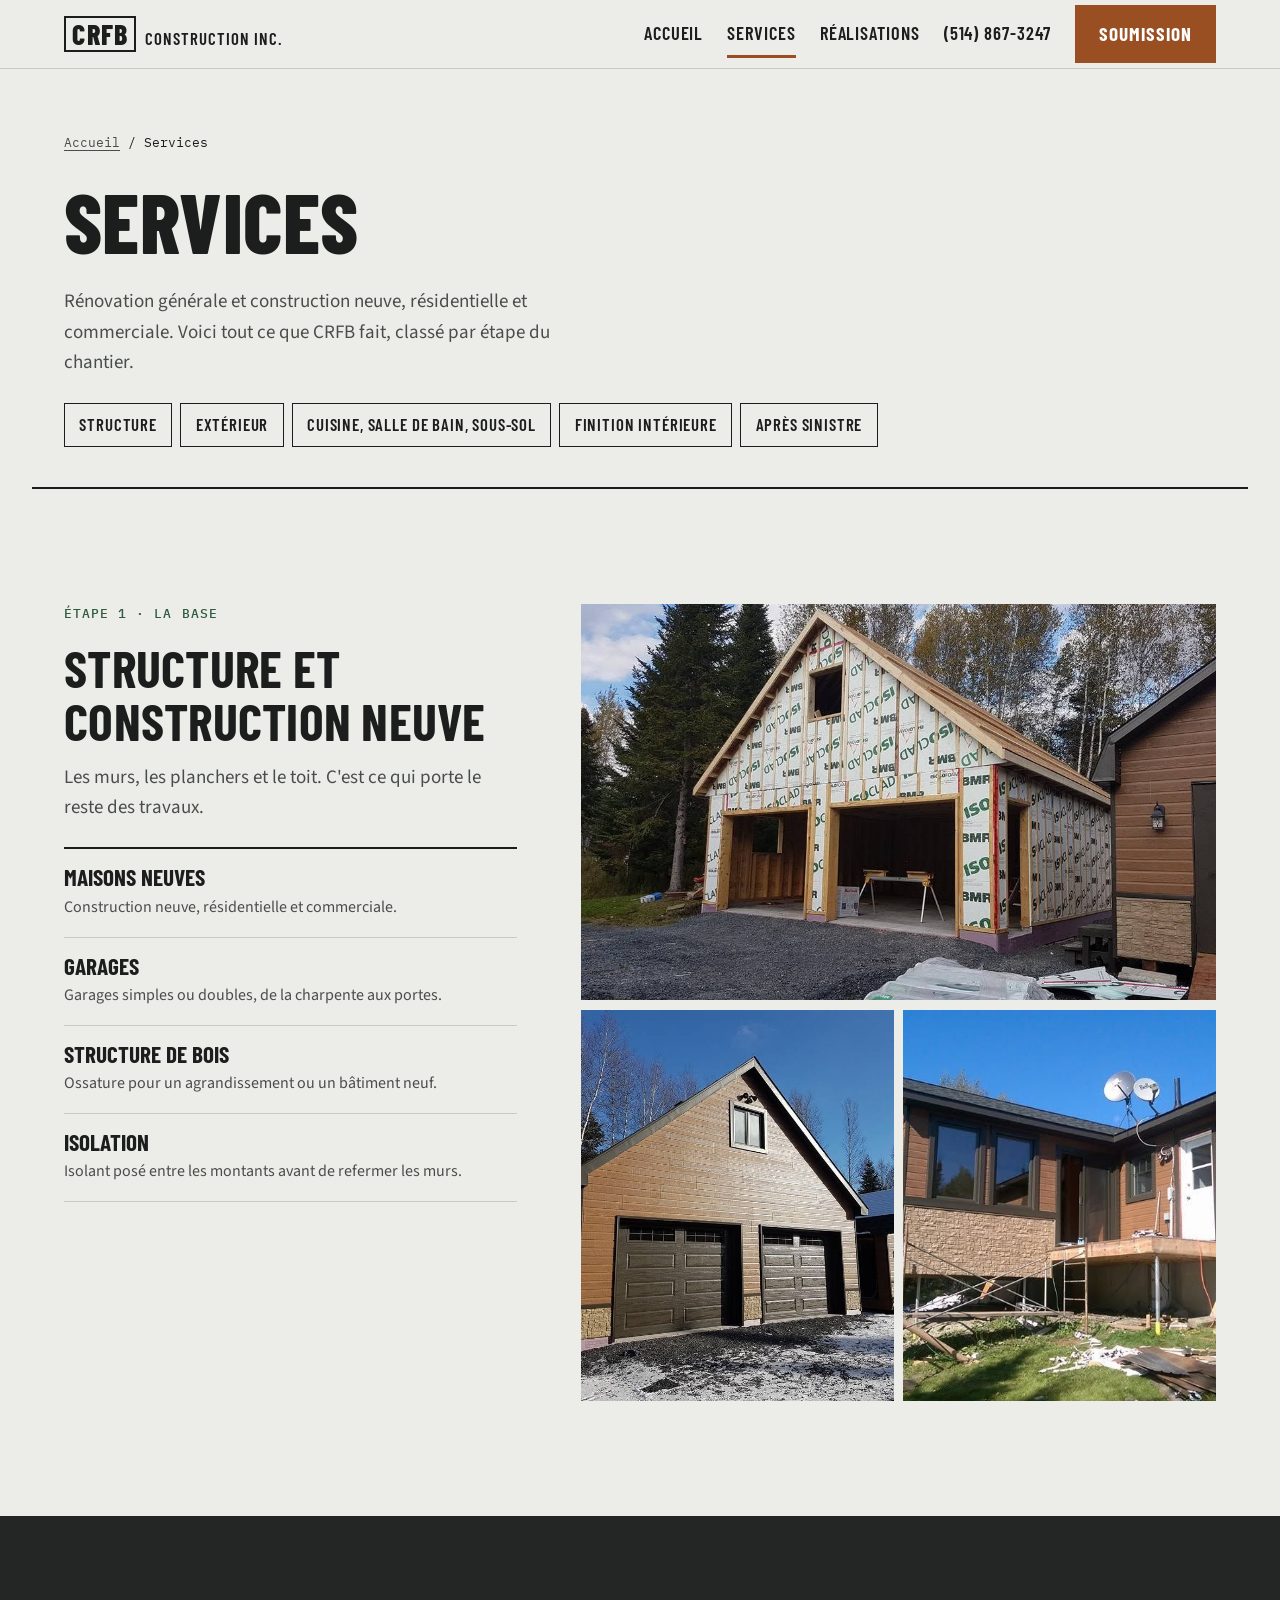
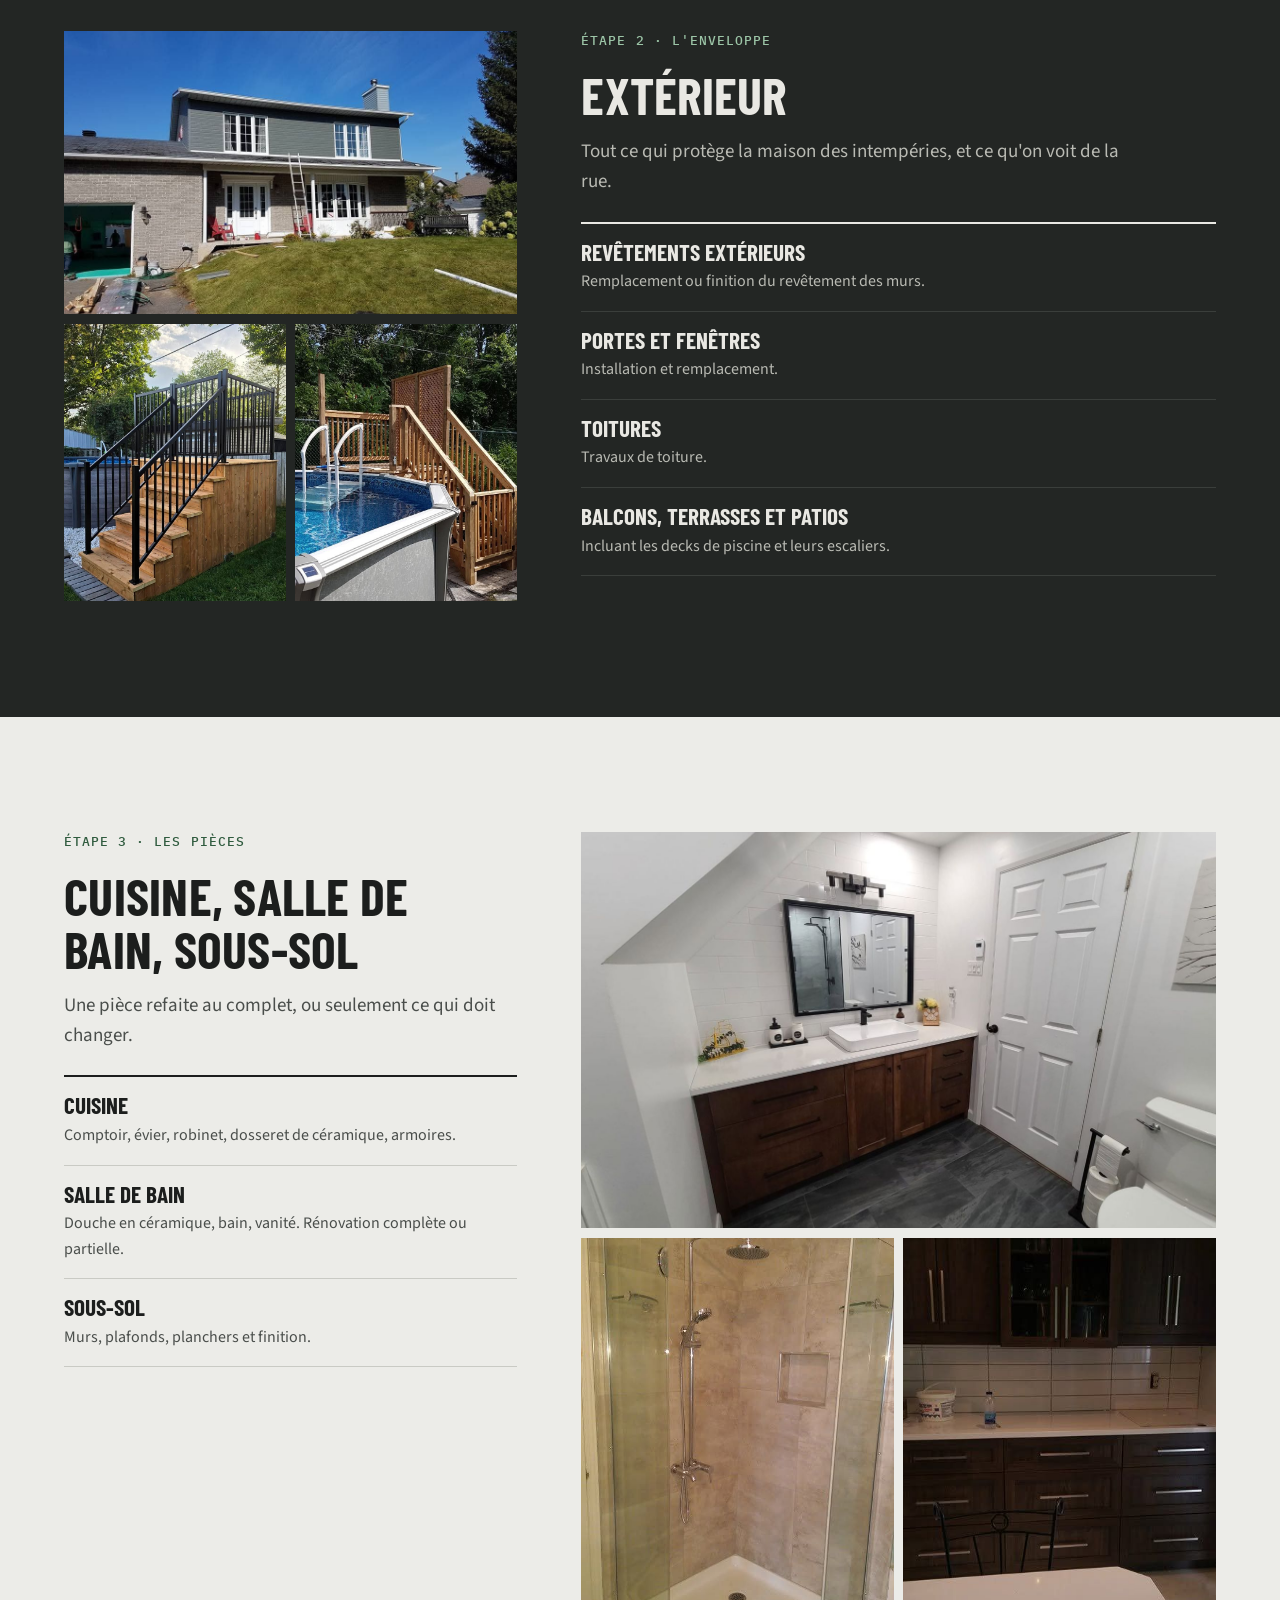
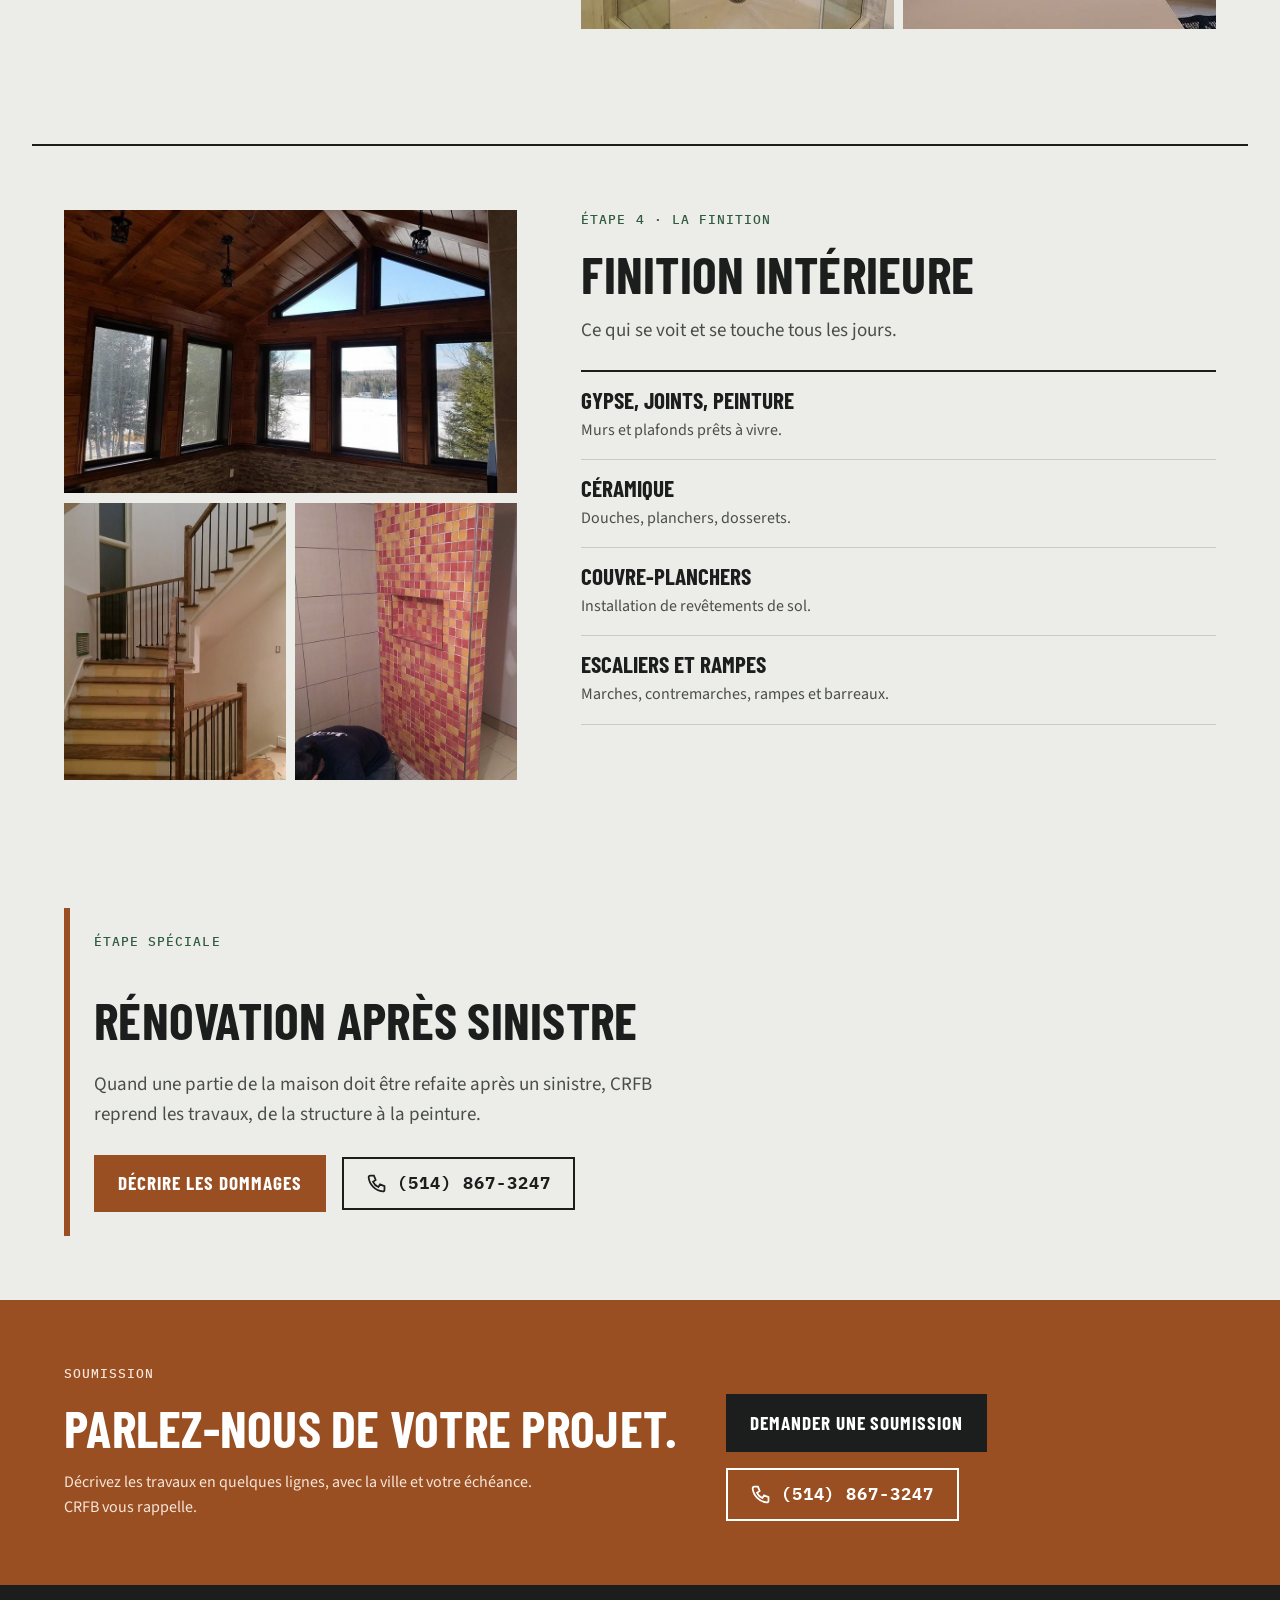
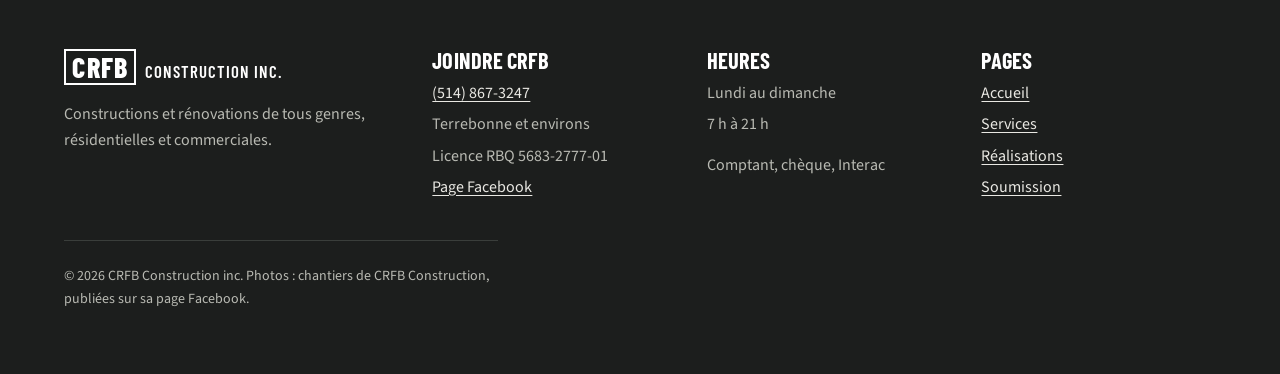
<file: services.html>
<!doctype html>
<html lang="fr-CA">
<head>
<meta charset="utf-8">
<meta name="viewport" content="width=device-width, initial-scale=1, viewport-fit=cover">
<title>Services de rénovation et construction | CRFB Construction</title>
<meta name="claude:viewport-fit-sides" content="cover">
<meta name="description" content="Construction neuve, garages, structure de bois, revêtements extérieurs, toitures, cuisines, salles de bain, sous-sols, gypse, peinture et rénovation après sinistre à Terrebonne.">
<meta property="og:type" content="website">
<meta property="og:locale" content="fr_CA">
<meta property="og:site_name" content="CRFB Construction inc.">
<meta property="og:title" content="Services de rénovation et construction | CRFB Construction">
<meta property="og:description" content="Construction neuve, garages, structure de bois, revêtements extérieurs, toitures, cuisines, salles de bain, sous-sols, gypse, peinture et rénovation après sinistre à Terrebonne.">
<meta property="og:image" content="img/garage-neuf.jpg">
<!-- À FOURNIR : nom de domaine final, pour les balises canonical, og:url et le sitemap -->
<meta name="theme-color" content="#ecece8">
<link rel="preconnect" href="https://fonts.googleapis.com">
<link rel="preconnect" href="https://fonts.gstatic.com" crossorigin>
<link rel="stylesheet" href="https://fonts.googleapis.com/css2?family=Barlow+Condensed:wght@600;700;800&family=IBM+Plex+Mono:wght@500&family=Source+Sans+3:wght@400;600&display=swap">
<link rel="stylesheet" href="assets/site.css">

</head>
<body>
<a class="saut" href="#contenu">Aller au contenu</a>
<header class="entete">
  <div class="cadre">
    <a class="marque" href="index.html" aria-label="CRFB Construction inc., accueil"><b>CRFB</b><span>Construction inc.</span></a>
    <!-- À FOURNIR : logo officiel en vectoriel (SVG) ; le mot-symbole CRFB sert en attendant -->
    <button class="menu-btn" type="button" aria-expanded="false" aria-controls="nav-principale"><span>Menu</span></button>
    <nav class="nav" id="nav-principale" aria-label="Navigation principale">
      <ul>
        <li><a href="index.html">Accueil</a></li>
        <li><a href="services.html" aria-current="page">Services</a></li>
        <li><a href="realisations.html">Réalisations</a></li>
      </ul>
      <a class="nav-tel" href="tel:+15148673247">(514) 867-3247</a>
      <a class="bouton" href="soumission.html">Soumission</a>
    </nav>
  </div>
</header>
<main id="contenu" style="overflow-x:clip">

<!-- 1. EN-TÊTE -->
<header class="cadre tete-page">
  <p class="fil"><a href="index.html">Accueil</a> / Services</p>
  <h1>Services</h1>
  <p class="chapeau">Rénovation générale et construction neuve, résidentielle et commerciale. Voici tout ce que CRFB fait, classé par étape du chantier.</p>
  <ul class="sommaire" aria-label="Aller à une section">
    <li><a href="#structure">Structure</a></li>
    <li><a href="#exterieur">Extérieur</a></li>
    <li><a href="#pieces">Cuisine, salle de bain, sous-sol</a></li>
    <li><a href="#finition">Finition intérieure</a></li>
    <li><a href="#sinistre">Après sinistre</a></li>
  </ul>
</header>

<!-- 2. STRUCTURE -->
<section id="structure" class="cadre bloc" aria-labelledby="t-structure">
  <div class="groupe">
    <div class="groupe-texte">
      <span class="sur-titre">Étape 1 · La base</span>
      <h2 id="t-structure">Structure et construction neuve</h2>
      <p class="chapeau" style="margin-block:1rem 1.5rem">Les murs, les planchers et le toit. C'est ce qui porte le reste des travaux.</p>
      <ul class="travaux">
        <li><strong>Maisons neuves</strong><span>Construction neuve, résidentielle et commerciale.</span></li>
        <li><strong>Garages</strong><span>Garages simples ou doubles, de la charpente aux portes.</span></li>
        <li><strong>Structure de bois</strong><span>Ossature pour un agrandissement ou un bâtiment neuf.</span></li>
        <li><strong>Isolation</strong><span>Isolant posé entre les montants avant de refermer les murs.</span></li>
      </ul>
    </div>
    <div class="groupe-photos">
      <img src="img/charpente-garage.jpg" alt="Garage en construction, charpente fermée par un pare-air" width="960" height="720" loading="lazy" decoding="async" class="large">
      <img src="img/garage-neuf.jpg" alt="Garage double terminé avec revêtement de bois" width="960" height="720" loading="lazy" decoding="async">
      <img src="img/agrandissement-pilotis.jpg" alt="Agrandissement sur pilotis avec grandes fenêtres, en cours de finition" width="960" height="543" loading="lazy" decoding="async">
    </div>
  </div>
</section>

<!-- 3. EXTÉRIEUR -->
<section id="exterieur" class="bande-sombre bloc" aria-labelledby="t-ext">
  <div class="cadre groupe groupe--inverse">
    <div class="groupe-texte">
      <span class="sur-titre">Étape 2 · L'enveloppe</span>
      <h2 id="t-ext">Extérieur</h2>
      <p class="chapeau" style="margin-block:1rem 1.5rem">Tout ce qui protège la maison des intempéries, et ce qu'on voit de la rue.</p>
      <ul class="travaux">
        <li><strong>Revêtements extérieurs</strong><span>Remplacement ou finition du revêtement des murs.</span></li>
        <li><strong>Portes et fenêtres</strong><span>Installation et remplacement.</span></li>
        <li><strong>Toitures</strong><span>Travaux de toiture.</span></li>
        <li><strong>Balcons, terrasses et patios</strong><span>Incluant les decks de piscine et leurs escaliers.</span></li>
      </ul>
      <!-- À VALIDER : types de toiture faits (bardeau, tôle) et de revêtement (vinyle, bois, fibrociment) -->
    </div>
    <div class="groupe-photos">
      <img src="img/maison-revetement.jpg" alt="Maison à deux étages pendant la pose d&#x27;un nouveau revêtement gris" width="960" height="720" loading="lazy" decoding="async" class="large">
      <img src="img/deck-piscine-alu.jpg" alt="Escalier de bois menant à un deck de piscine, rampe en aluminium noir" width="1280" height="960" loading="lazy" decoding="async">
      <img src="img/escalier-piscine.jpg" alt="Escalier de bois avec garde-corps menant à une piscine hors terre" width="720" height="960" loading="lazy" decoding="async">
    </div>
  </div>
</section>

<!-- 4. PIÈCES -->
<section id="pieces" class="cadre bloc" aria-labelledby="t-pieces">
  <div class="groupe">
    <div class="groupe-texte">
      <span class="sur-titre">Étape 3 · Les pièces</span>
      <h2 id="t-pieces">Cuisine, salle de bain, sous-sol</h2>
      <p class="chapeau" style="margin-block:1rem 1.5rem">Une pièce refaite au complet, ou seulement ce qui doit changer.</p>
      <ul class="travaux">
        <li><strong>Cuisine</strong><span>Comptoir, évier, robinet, dosseret de céramique, armoires.</span></li>
        <li><strong>Salle de bain</strong><span>Douche en céramique, bain, vanité. Rénovation complète ou partielle.</span></li>
        <li><strong>Sous-sol</strong><span>Murs, plafonds, planchers et finition.</span></li>
      </ul>
    </div>
    <div class="groupe-photos">
      <img src="img/salle-de-bain-complete.jpg" alt="Salle de bain refaite : vanité en bois, comptoir blanc, céramique grise" width="1280" height="960" loading="lazy" decoding="async" class="large">
      <img src="img/douche-coin.jpg" alt="Douche en coin avec porte de verre et céramique beige" width="543" height="960" loading="lazy" decoding="async">
      <img src="img/cuisine-comptoir.jpg" alt="Cuisine avec armoires foncées, comptoir clair et dosseret blanc" width="960" height="543" loading="lazy" decoding="async">
    </div>
  </div>
</section>

<!-- 5. FINITION -->
<section id="finition" class="cadre bloc--serre" aria-labelledby="t-fin" style="border-top:2px solid var(--encre)">
  <div class="groupe groupe--inverse">
    <div class="groupe-texte">
      <span class="sur-titre">Étape 4 · La finition</span>
      <h2 id="t-fin">Finition intérieure</h2>
      <p class="chapeau" style="margin-block:1rem 1.5rem">Ce qui se voit et se touche tous les jours.</p>
      <ul class="travaux">
        <li><strong>Gypse, joints, peinture</strong><span>Murs et plafonds prêts à vivre.</span></li>
        <li><strong>Céramique</strong><span>Douches, planchers, dosserets.</span></li>
        <li><strong>Couvre-planchers</strong><span>Installation de revêtements de sol.</span></li>
        <li><strong>Escaliers et rampes</strong><span>Marches, contremarches, rampes et barreaux.</span></li>
      </ul>
    </div>
    <div class="groupe-photos">
      <img src="img/verriere-bois.jpg" alt="Pièce vitrée au plafond cathédrale en bois" width="960" height="720" loading="lazy" decoding="async" class="large">
      <img src="img/escalier-rampe.jpg" alt="Escalier en bois avec rampe et barreaux de métal" width="543" height="960" loading="lazy" decoding="async">
      <img src="img/ceramique-pose.jpg" alt="Pose de céramique en mosaïque rouge et orangée dans une douche" width="543" height="960" loading="lazy" decoding="async">
    </div>
  </div>
</section>

<!-- 6. APRÈS SINISTRE -->
<section id="sinistre" class="cadre bloc--serre" aria-labelledby="t-sin">
  <div class="sinistre">
    <span class="sur-titre">Étape spéciale</span>
    <h2 id="t-sin">Rénovation après sinistre</h2>
    <p class="chapeau">Quand une partie de la maison doit être refaite après un sinistre, CRFB reprend les travaux, de la structure à la peinture.</p>
    <!-- À VALIDER : CRFB travaille-t-il directement avec les assureurs ? Délais d'intervention ? -->
    <div class="actions"><a class="bouton" href="soumission.html">Décrire les dommages</a><a class="bouton bouton--ligne" href="tel:+15148673247"><svg aria-hidden="true" viewBox="0 0 24 24" fill="none" stroke="currentColor" stroke-width="2"><path d="M5 3h4l2 5-3 2a12 12 0 0 0 6 6l2-3 5 2v4a2 2 0 0 1-2 2A18 18 0 0 1 3 5a2 2 0 0 1 2-2z"/></svg><span class="tel-texte">(514) 867-3247</span></a></div>
  </div>
</section>

<section class="appel" aria-labelledby="appel-titre">
  <div class="cadre">
    <div>
      <span class="sur-titre" style="color:#f6e6da">Soumission</span>
      <h2 id="appel-titre">Parlez-nous de votre projet.</h2>
      <p style="margin-top:1rem">Décrivez les travaux en quelques lignes, avec la ville et votre échéance. CRFB vous rappelle.</p>
    </div>
    <div class="actions">
      <a class="bouton" href="soumission.html">Demander une soumission</a>
      <a class="bouton bouton--ligne" href="tel:+15148673247"><svg aria-hidden="true" viewBox="0 0 24 24" fill="none" stroke="currentColor" stroke-width="2"><path d="M5 3h4l2 5-3 2a12 12 0 0 0 6 6l2-3 5 2v4a2 2 0 0 1-2 2A18 18 0 0 1 3 5a2 2 0 0 1 2-2z"/></svg><span class="tel-texte">(514) 867-3247</span></a>
    </div>
  </div>
</section>

</main>
<footer class="pied">
  <div class="cadre">
    <div>
      <a class="marque" href="index.html"><b>CRFB</b><span>Construction inc.</span></a>
      <p style="margin-top:1rem">Constructions et rénovations de tous genres, résidentielles et commerciales.</p>
    </div>
    <div>
      <h2>Joindre CRFB</h2>
      <ul>
        <li><a href="tel:+15148673247">(514) 867-3247</a></li>
        <li>Terrebonne et environs</li>
        <li>Licence RBQ 5683-2777-01</li>
        <li><a href="https://www.facebook.com/profile.php?id=100067024536012" rel="noopener" target="_blank">Page Facebook</a></li>
        <!-- À FOURNIR : adresse courriel et adresse postale de l'entreprise -->
      </ul>
    </div>
    <div>
      <h2>Heures</h2>
      <ul>
        <li>Lundi au dimanche</li>
        <li>7 h à 21 h</li>
        <!-- À VALIDER : heures tirées de la fiche 411 Habitation -->
        <li style="margin-top:.6rem">Comptant, chèque, Interac</li>
      </ul>
    </div>
    <div>
      <h2>Pages</h2>
      <ul>
        <li><a href="index.html">Accueil</a></li>
        <li><a href="services.html">Services</a></li>
        <li><a href="realisations.html">Réalisations</a></li>
        <li><a href="soumission.html">Soumission</a></li>
      </ul>
    </div>
    <p class="pied-bas">© <span data-annee>2026</span> CRFB Construction inc. Photos : chantiers de CRFB Construction, publiées sur sa page Facebook.</p>
  </div>
</footer>
<div class="barre-mobile">
  <a class="bouton bouton--ligne" href="tel:+15148673247"><svg aria-hidden="true" viewBox="0 0 24 24" fill="none" stroke="currentColor" stroke-width="2"><path d="M5 3h4l2 5-3 2a12 12 0 0 0 6 6l2-3 5 2v4a2 2 0 0 1-2 2A18 18 0 0 1 3 5a2 2 0 0 1 2-2z"/></svg>Appeler</a>
  <a class="bouton" href="soumission.html">Soumission</a>
</div>
<script src="assets/site.js" defer></script>
</body>
</html>
</file>
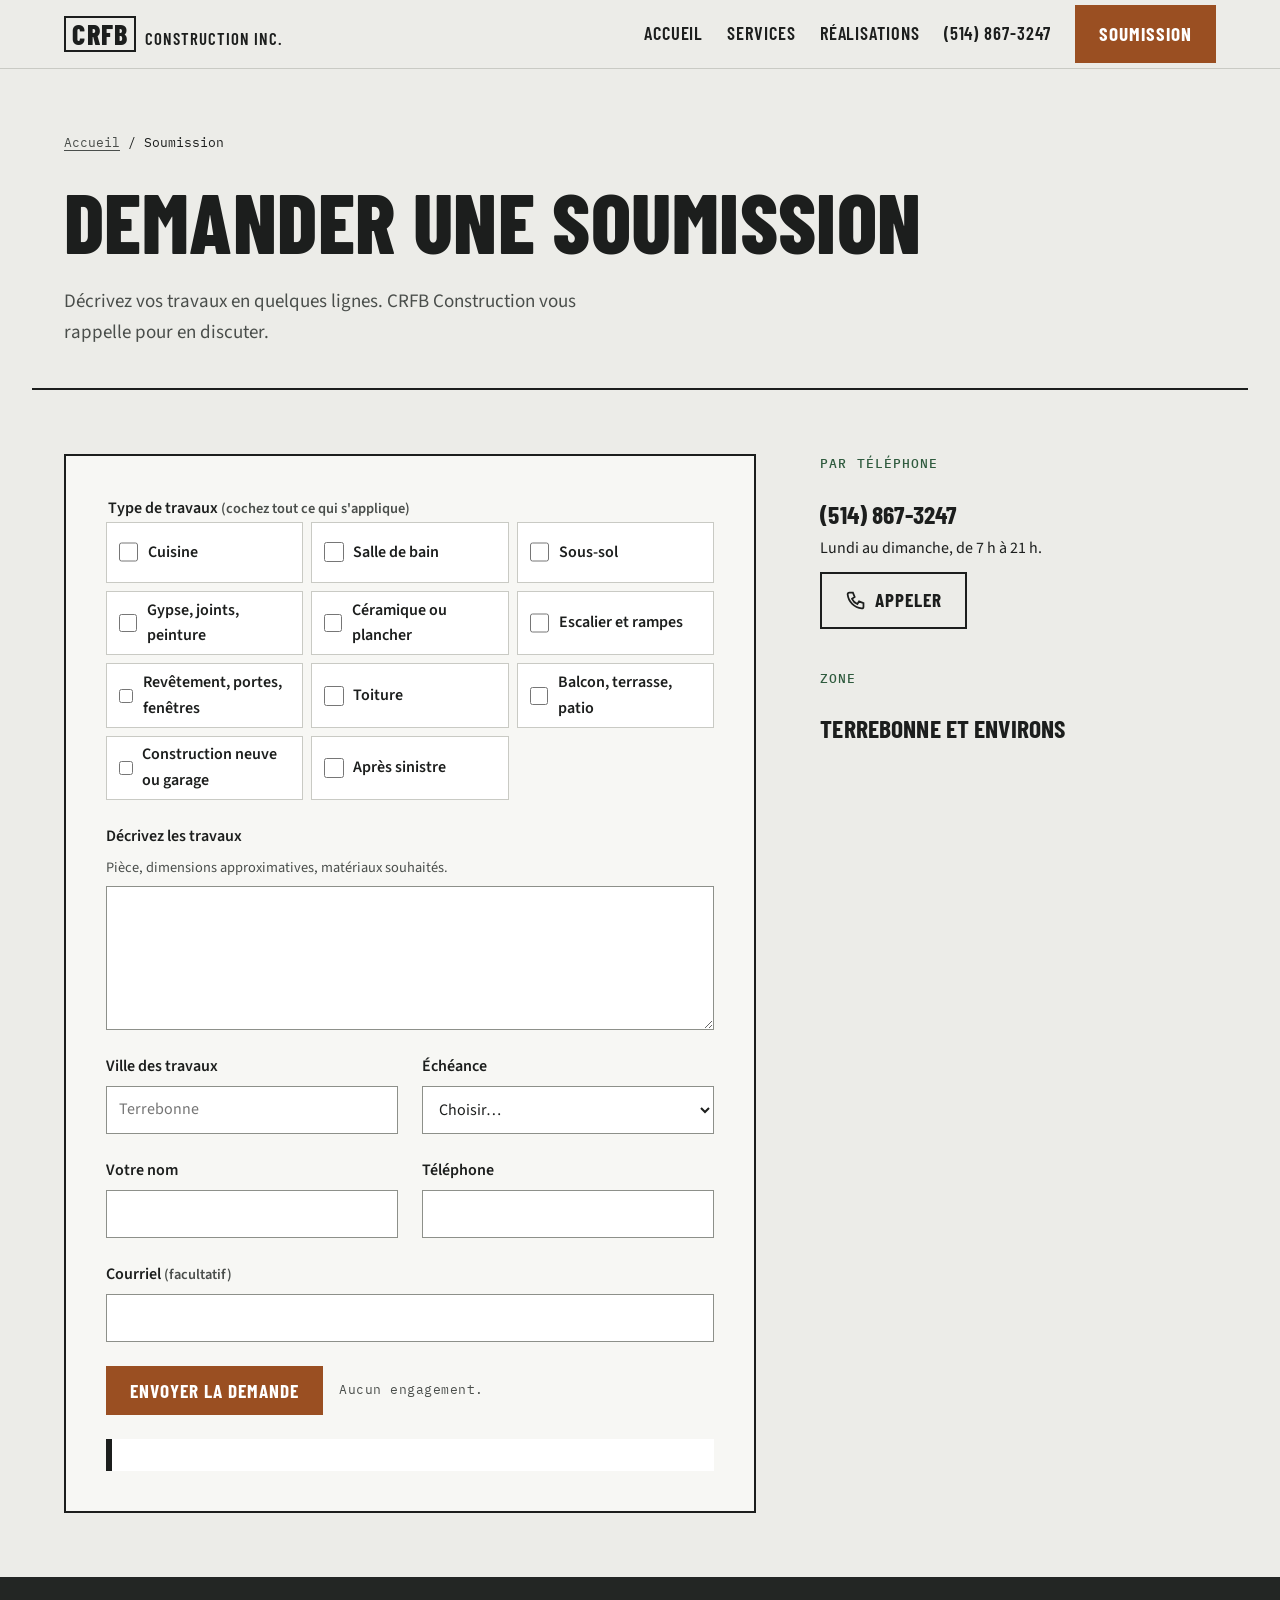
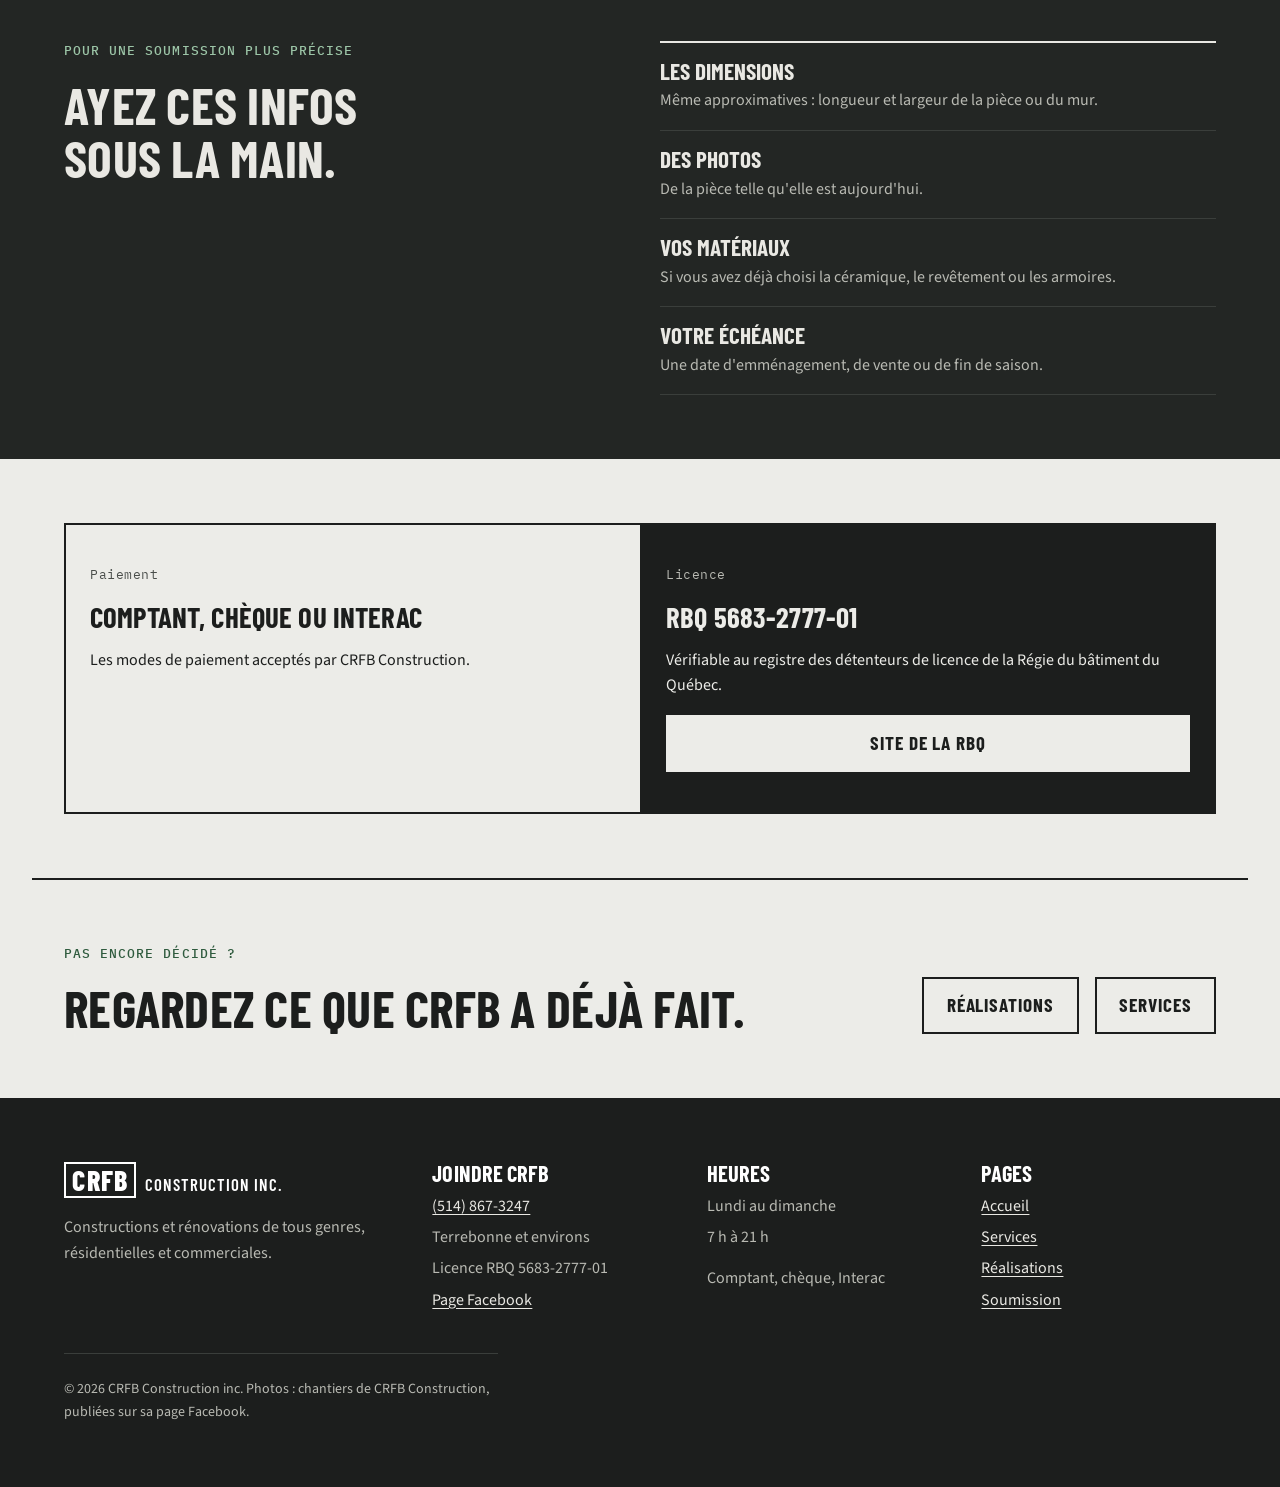
<file: soumission.html>
<!doctype html>
<html lang="fr-CA">
<head>
<meta charset="utf-8">
<meta name="viewport" content="width=device-width, initial-scale=1, viewport-fit=cover">
<title>Demander une soumission | CRFB Construction</title>
<meta name="claude:viewport-fit-sides" content="cover">
<meta name="description" content="Décrivez vos travaux de rénovation ou de construction à Terrebonne et environs. CRFB Construction vous rappelle. (514) 867-3247.">
<meta property="og:type" content="website">
<meta property="og:locale" content="fr_CA">
<meta property="og:site_name" content="CRFB Construction inc.">
<meta property="og:title" content="Demander une soumission | CRFB Construction">
<meta property="og:description" content="Décrivez vos travaux de rénovation ou de construction à Terrebonne et environs. CRFB Construction vous rappelle. (514) 867-3247.">
<meta property="og:image" content="img/garage-neuf.jpg">
<!-- À FOURNIR : nom de domaine final, pour les balises canonical, og:url et le sitemap -->
<meta name="theme-color" content="#ecece8">
<link rel="preconnect" href="https://fonts.googleapis.com">
<link rel="preconnect" href="https://fonts.gstatic.com" crossorigin>
<link rel="stylesheet" href="https://fonts.googleapis.com/css2?family=Barlow+Condensed:wght@600;700;800&family=IBM+Plex+Mono:wght@500&family=Source+Sans+3:wght@400;600&display=swap">
<link rel="stylesheet" href="assets/site.css">

</head>
<body>
<a class="saut" href="#contenu">Aller au contenu</a>
<header class="entete">
  <div class="cadre">
    <a class="marque" href="index.html" aria-label="CRFB Construction inc., accueil"><b>CRFB</b><span>Construction inc.</span></a>
    <!-- À FOURNIR : logo officiel en vectoriel (SVG) ; le mot-symbole CRFB sert en attendant -->
    <button class="menu-btn" type="button" aria-expanded="false" aria-controls="nav-principale"><span>Menu</span></button>
    <nav class="nav" id="nav-principale" aria-label="Navigation principale">
      <ul>
        <li><a href="index.html">Accueil</a></li>
        <li><a href="services.html">Services</a></li>
        <li><a href="realisations.html">Réalisations</a></li>
      </ul>
      <a class="nav-tel" href="tel:+15148673247">(514) 867-3247</a>
      <a class="bouton" href="soumission.html" aria-current="page">Soumission</a>
    </nav>
  </div>
</header>
<main id="contenu" style="overflow-x:clip">

<!-- 1. EN-TÊTE -->
<header class="cadre tete-page">
  <p class="fil"><a href="index.html">Accueil</a> / Soumission</p>
  <h1>Demander une soumission</h1>
  <p class="chapeau">Décrivez vos travaux en quelques lignes. CRFB Construction vous rappelle pour en discuter.</p>
</header>

<!-- 2. FORMULAIRE + TÉLÉPHONE -->
<section class="cadre bloc--serre" aria-label="Formulaire de soumission">
  <div class="soumission">
    <!-- À FOURNIR : adresse d'envoi du formulaire (ex. Formspree ou courriel de CRFB) à placer dans data-endpoint -->
    <form id="form-soumission" class="form" data-endpoint="" novalidate>
      <fieldset class="champ">
        <legend>Type de travaux <span class="aide">(cochez tout ce qui s'applique)</span></legend>
        <div class="cases">
          <label class="case"><input type="checkbox" id="t-cuisine" name="travaux" value="Cuisine">Cuisine</label>
          <label class="case"><input type="checkbox" id="t-sdb" name="travaux" value="Salle de bain">Salle de bain</label>
          <label class="case"><input type="checkbox" id="t-sous-sol" name="travaux" value="Sous-sol">Sous-sol</label>
          <label class="case"><input type="checkbox" id="t-finition" name="travaux" value="Gypse, joints, peinture">Gypse, joints, peinture</label>
          <label class="case"><input type="checkbox" id="t-plancher" name="travaux" value="Céramique ou plancher">Céramique ou plancher</label>
          <label class="case"><input type="checkbox" id="t-escalier" name="travaux" value="Escalier et rampes">Escalier et rampes</label>
          <label class="case"><input type="checkbox" id="t-exterieur" name="travaux" value="Revêtement, portes, fenêtres">Revêtement, portes, fenêtres</label>
          <label class="case"><input type="checkbox" id="t-toiture" name="travaux" value="Toiture">Toiture</label>
          <label class="case"><input type="checkbox" id="t-balcon" name="travaux" value="Balcon, terrasse, patio">Balcon, terrasse, patio</label>
          <label class="case"><input type="checkbox" id="t-neuf" name="travaux" value="Construction neuve ou garage">Construction neuve ou garage</label>
          <label class="case"><input type="checkbox" id="t-sinistre" name="travaux" value="Après sinistre">Après sinistre</label>
        </div>
      </fieldset>

      <div class="champ">
        <label for="description">Décrivez les travaux</label>
        <span class="aide" id="description-aide">Pièce, dimensions approximatives, matériaux souhaités.</span>
        <textarea id="description" name="description" required aria-describedby="description-aide description-err" data-manque="Décrivez les travaux en quelques mots."></textarea>
        <span class="erreur-champ" id="description-err" hidden></span>
      </div>

      <div class="champs champs--2">
        <div class="champ">
          <label for="ville">Ville des travaux</label>
          <input id="ville" name="ville" type="text" autocomplete="address-level2" required aria-describedby="ville-err" data-manque="Indiquez la ville des travaux." placeholder="Terrebonne">
          <span class="erreur-champ" id="ville-err" hidden></span>
        </div>
        <div class="champ">
          <label for="echeance">Échéance</label>
          <select id="echeance" name="echeance" required aria-describedby="echeance-err" data-manque="Choisissez une échéance.">
            <option value="">Choisir…</option>
            <option>Le plus tôt possible</option>
            <option>D'ici 3 mois</option>
            <option>D'ici 6 mois</option>
            <option>Pas de date fixe</option>
          </select>
          <span class="erreur-champ" id="echeance-err" hidden></span>
        </div>
      </div>

      <div class="champs champs--2">
        <div class="champ">
          <label for="nom">Votre nom</label>
          <input id="nom" name="nom" type="text" autocomplete="name" required aria-describedby="nom-err" data-manque="Indiquez votre nom.">
          <span class="erreur-champ" id="nom-err" hidden></span>
        </div>
        <div class="champ">
          <label for="telephone">Téléphone</label>
          <input id="telephone" name="telephone" type="tel" autocomplete="tel" inputmode="tel" required data-chiffres="10" aria-describedby="telephone-err" data-manque="Indiquez un numéro pour vous rappeler." data-format="Entrez un numéro à 10 chiffres, par exemple 450 555-1234.">
          <span class="erreur-champ" id="telephone-err" hidden></span>
        </div>
      </div>

      <div class="champ">
        <label for="courriel">Courriel <span class="aide">(facultatif)</span></label>
        <input id="courriel" name="courriel" type="email" autocomplete="email">
      </div>

      <div class="actions">
        <button class="bouton" type="submit">Envoyer la demande</button>
        <span class="spec">Aucun engagement.</span>
      </div>
      <div id="etat-form" class="etat" role="status" tabindex="-1" hidden></div>
    </form>

    <aside class="cote" aria-label="Autres façons de joindre CRFB">
      <section>
        <span class="sur-titre">Par téléphone</span>
        <h2>(514) 867-3247</h2>
        <p>Lundi au dimanche, de 7 h à 21 h.</p>
        <div class="actions"><a class="bouton bouton--ligne" href="tel:+15148673247"><svg aria-hidden="true" viewBox="0 0 24 24" fill="none" stroke="currentColor" stroke-width="2"><path d="M5 3h4l2 5-3 2a12 12 0 0 0 6 6l2-3 5 2v4a2 2 0 0 1-2 2A18 18 0 0 1 3 5a2 2 0 0 1 2-2z"/></svg>Appeler</a></div>
      </section>
      <section>
        <span class="sur-titre">Zone</span>
        <h2>Terrebonne et environs</h2>
        <!-- À VALIDER : liste des villes desservies (Mascouche, Lachenaie, Laval ?) -->
      </section>
    </aside>
  </div>
</section>

<!-- 3. PRÉPARER SA DEMANDE -->
<section class="bande-sombre bloc--serre" aria-labelledby="t-prep">
  <div class="cadre deux-cols">
    <div>
      <span class="sur-titre">Pour une soumission plus précise</span>
      <h2 id="t-prep">Ayez ces infos sous la main.</h2>
    </div>
    <ul class="travaux">
      <li><strong>Les dimensions</strong><span>Même approximatives : longueur et largeur de la pièce ou du mur.</span></li>
      <li><strong>Des photos</strong><span>De la pièce telle qu'elle est aujourd'hui.</span></li>
      <li><strong>Vos matériaux</strong><span>Si vous avez déjà choisi la céramique, le revêtement ou les armoires.</span></li>
      <li><strong>Votre échéance</strong><span>Une date d'emménagement, de vente ou de fin de saison.</span></li>
    </ul>
  </div>
</section>

<!-- 4. PAIEMENT -->
<section class="cadre bloc--serre" aria-labelledby="t-paie">
  <div class="formules">
    <div class="formule">
      <span class="spec">Paiement</span>
      <h2 id="t-paie" style="font-size:1.8rem">Comptant, chèque ou Interac</h2>
      <p>Les modes de paiement acceptés par CRFB Construction.</p>
    </div>
    <div class="formule formule--sombre">
      <span class="spec">Licence</span>
      <h2 style="font-size:1.8rem">RBQ 5683-2777-01</h2>
      <p>Vérifiable au registre des détenteurs de licence de la Régie du bâtiment du Québec.</p>
      <a class="bouton bouton--clair" href="https://www.rbq.gouv.qc.ca/" rel="noopener" target="_blank">Site de la RBQ</a>
    </div>
  </div>
</section>

<!-- 5. PAS ENCORE PRÊT -->
<section class="cadre bloc--serre" aria-labelledby="t-idees" style="border-top:2px solid var(--encre)">
  <div class="tete-section" style="margin:0">
    <div>
      <span class="sur-titre">Pas encore décidé ?</span>
      <h2 id="t-idees">Regardez ce que CRFB a déjà fait.</h2>
    </div>
    <div class="actions">
      <a class="bouton bouton--ligne" href="realisations.html">Réalisations</a>
      <a class="bouton bouton--ligne" href="services.html">Services</a>
    </div>
  </div>
</section>

</main>
<footer class="pied">
  <div class="cadre">
    <div>
      <a class="marque" href="index.html"><b>CRFB</b><span>Construction inc.</span></a>
      <p style="margin-top:1rem">Constructions et rénovations de tous genres, résidentielles et commerciales.</p>
    </div>
    <div>
      <h2>Joindre CRFB</h2>
      <ul>
        <li><a href="tel:+15148673247">(514) 867-3247</a></li>
        <li>Terrebonne et environs</li>
        <li>Licence RBQ 5683-2777-01</li>
        <li><a href="https://www.facebook.com/profile.php?id=100067024536012" rel="noopener" target="_blank">Page Facebook</a></li>
        <!-- À FOURNIR : adresse courriel et adresse postale de l'entreprise -->
      </ul>
    </div>
    <div>
      <h2>Heures</h2>
      <ul>
        <li>Lundi au dimanche</li>
        <li>7 h à 21 h</li>
        <!-- À VALIDER : heures tirées de la fiche 411 Habitation -->
        <li style="margin-top:.6rem">Comptant, chèque, Interac</li>
      </ul>
    </div>
    <div>
      <h2>Pages</h2>
      <ul>
        <li><a href="index.html">Accueil</a></li>
        <li><a href="services.html">Services</a></li>
        <li><a href="realisations.html">Réalisations</a></li>
        <li><a href="soumission.html">Soumission</a></li>
      </ul>
    </div>
    <p class="pied-bas">© <span data-annee>2026</span> CRFB Construction inc. Photos : chantiers de CRFB Construction, publiées sur sa page Facebook.</p>
  </div>
</footer>
<div class="barre-mobile">
  <a class="bouton bouton--ligne" href="tel:+15148673247"><svg aria-hidden="true" viewBox="0 0 24 24" fill="none" stroke="currentColor" stroke-width="2"><path d="M5 3h4l2 5-3 2a12 12 0 0 0 6 6l2-3 5 2v4a2 2 0 0 1-2 2A18 18 0 0 1 3 5a2 2 0 0 1 2-2z"/></svg>Appeler</a>
  <a class="bouton" href="soumission.html">Soumission</a>
</div>
<script src="assets/site.js" defer></script>
</body>
</html>
</file>
<file: assets/site.css>
/* CRFB Construction — « De la charpente à la peinture »
   Mise en page : grille asymétrique 12 colonnes, photos de chantier en pleine largeur à droite,
   étampes de bois d'œuvre comme étiquettes de faits. Thème clair unique, choisi (gypse + aluminium noir + cèdre). */
/* Polices hébergées avec le site (aucune requête vers Google pour le visiteur si Google Fonts est retiré) */
@font-face { font-family: "BC Local"; font-weight: 600; font-display: swap; src: url("../fonts/barlow-condensed-latin-600-normal.woff2") format("woff2"); }
@font-face { font-family: "BC Local"; font-weight: 700; font-display: swap; src: url("../fonts/barlow-condensed-latin-700-normal.woff2") format("woff2"); }
@font-face { font-family: "BC Local"; font-weight: 800; font-display: swap; src: url("../fonts/barlow-condensed-latin-800-normal.woff2") format("woff2"); }
@font-face { font-family: "SS3 Local"; font-weight: 400; font-display: swap; src: url("../fonts/source-sans-3-latin-400-normal.woff2") format("woff2"); }
@font-face { font-family: "SS3 Local"; font-weight: 600; font-display: swap; src: url("../fonts/source-sans-3-latin-600-normal.woff2") format("woff2"); }
@font-face { font-family: "Plex Local"; font-weight: 500; font-display: swap; src: url("../fonts/ibm-plex-mono-latin-500-normal.woff2") format("woff2"); }

:root {
  color-scheme: light;
  --gypse: #ecece8;      /* fond : panneau de gypse */
  --papier: #f7f7f4;     /* surfaces : formulaire, cartes */
  --encre: #1c1e1d;      /* texte : aluminium noir des rampes */
  --encre-2: #4a4e4b;    /* texte secondaire */
  --cedre: #9a4f22;      /* accent : cèdre teint */
  --cedre-fonce: #7a3c17;
  --etampe: #2f5b3e;     /* encre d'étampe de bois d'œuvre */
  --charbon: #232624;    /* bandes foncées */
  --sur-charbon: #e9e8e3;
  --sur-charbon-2: #b9bab3;
  --ligne: #c9cac4;
  --erreur: #a3261b;
  --succes: #2f5b3e;

  --f-titre: "Barlow Condensed", "BC Local", "Arial Narrow", "Roboto Condensed", sans-serif;
  --f-texte: "Source Sans 3", "SS3 Local", "Source Sans Pro", "Segoe UI", system-ui, sans-serif;
  --f-spec: "IBM Plex Mono", "Plex Local", ui-monospace, "SFMono-Regular", Menlo, monospace;

  --t-0: 0.8125rem; --t-1: 1rem; --t-2: 1.1875rem; --t-3: 1.5rem; --t-4: 2.125rem; --t-5: clamp(2.5rem, 6.2vw, 4.75rem);
  --e-1: 0.5rem; --e-2: 1rem; --e-3: 1.5rem; --e-4: 2.5rem; --e-5: 4rem; --e-6: clamp(4rem, 9vw, 7.5rem);
  --max: 76rem;
  --nav-h: 4.25rem;
  --duree: 420ms;
  --courbe: cubic-bezier(.2,.7,.2,1);
}

*, *::before, *::after { box-sizing: border-box; }
html { scroll-padding-top: calc(var(--nav-h) + 1rem); -webkit-text-size-adjust: 100%; }
body {
  margin: 0; background: var(--gypse); color: var(--encre);
  font-family: var(--f-texte); font-size: var(--t-1); line-height: 1.6;
  padding-left: max(0px, env(safe-area-inset-left, 0px));
  padding-right: max(0px, env(safe-area-inset-right, 0px));
}
body::before { content: ""; position: fixed; inset: 0 0 auto; height: env(safe-area-inset-top, 0px); z-index: 60; background: var(--gypse); }
img { max-width: 100%; height: auto; display: block; }
a { color: var(--cedre); text-underline-offset: 3px; }
a:hover { color: var(--cedre-fonce); }
:focus-visible { outline: 3px solid var(--cedre); outline-offset: 3px; border-radius: 2px; }
h1, h2, h3 { font-family: var(--f-titre); font-weight: 700; line-height: 1.02; letter-spacing: 0.005em; text-wrap: balance; margin: 0; text-transform: uppercase; }
h1 { font-size: var(--t-5); font-weight: 800; }
h2 { font-size: clamp(2rem, 4.4vw, 3.25rem); }
h3 { font-size: var(--t-3); }
p { margin: 0; max-width: 62ch; }
.saut { position: absolute; left: -999px; top: 0; background: var(--encre); color: #fff; padding: .75rem 1rem; z-index: 100; }
.saut:focus { left: 1rem; top: calc(env(safe-area-inset-top, 0px) + .5rem); }

/* gouttière */
.cadre { width: 100%; max-width: var(--max); margin-inline: auto; padding-left: max(16px, env(safe-area-inset-left, 0px)); padding-right: max(16px, env(safe-area-inset-right, 0px)); }
@media (min-width: 760px) { .cadre { padding-left: max(32px, env(safe-area-inset-left, 0px)); padding-right: max(32px, env(safe-area-inset-right, 0px)); } }
.bloc { padding-block: var(--e-6); }
.bloc--serre { padding-block: var(--e-5); }

.sur-titre { font-family: var(--f-spec); font-size: var(--t-0); font-weight: 500; letter-spacing: .08em; text-transform: uppercase; color: var(--etampe); display: block; margin-bottom: var(--e-2); }
.spec { font-family: var(--f-spec); font-size: var(--t-0); letter-spacing: .04em; color: var(--encre-2); }
.chapeau { font-size: var(--t-2); color: var(--encre-2); }

/* ---------- En-tête ---------- */
.entete { position: sticky; top: env(safe-area-inset-top, 0px); z-index: 50; background: var(--gypse); border-bottom: 1px solid var(--ligne); }
.entete .cadre { display: flex; align-items: center; justify-content: space-between; gap: var(--e-2); min-height: var(--nav-h); }
.marque { display: inline-flex; align-items: baseline; gap: .55rem; text-decoration: none; color: var(--encre); }
.marque b { font-family: var(--f-titre); font-weight: 800; font-size: 1.75rem; letter-spacing: .04em; border: 2px solid currentColor; padding: 0 .4rem; line-height: 1.15; }
.marque span { font-family: var(--f-titre); font-weight: 600; font-size: 1.05rem; text-transform: uppercase; letter-spacing: .06em; }
.nav { display: flex; align-items: center; gap: var(--e-3); }
.nav ul { list-style: none; display: flex; gap: var(--e-3); margin: 0; padding: 0; }
.nav a:not(.bouton) { font-family: var(--f-titre); font-weight: 600; font-size: 1.15rem; text-transform: uppercase; letter-spacing: .05em; color: var(--encre); text-decoration: none; padding-block: .6rem; display: inline-block; }
.nav a[aria-current="page"] { box-shadow: inset 0 -3px 0 var(--cedre); }
.nav a:not(.bouton):hover { color: var(--cedre); }
.nav-tel { font-family: var(--f-spec); font-size: .9rem; color: var(--encre); white-space: nowrap; }
.menu-btn { display: none; }
@media (max-width: 899px) {
  .menu-btn { display: inline-flex; align-items: center; gap: .5rem; min-height: 44px; min-width: 44px; padding: 0 .9rem; background: transparent; border: 2px solid var(--encre); color: var(--encre); font-family: var(--f-titre); font-weight: 700; font-size: 1.05rem; text-transform: uppercase; letter-spacing: .06em; cursor: pointer; }
  .nav { position: fixed; inset: calc(var(--nav-h) + env(safe-area-inset-top, 0px)) 0 auto 0; background: var(--gypse); border-bottom: 1px solid var(--ligne); flex-direction: column; align-items: stretch; gap: 0; padding: var(--e-2) max(16px, env(safe-area-inset-right, 0px)) var(--e-3) max(16px, env(safe-area-inset-left, 0px)); }
  .js .nav:not(.ouvert) { display: none; }
  .nav ul { flex-direction: column; gap: 0; }
  .nav ul a:not(.bouton) { display: block; padding-block: .85rem; border-bottom: 1px solid var(--ligne); font-size: 1.4rem; }
  .nav-tel { padding-block: 1rem; }
}

/* ---------- Boutons ---------- */
.bouton { display: inline-flex; align-items: center; justify-content: center; gap: .6rem; min-height: 48px; padding: .7rem 1.4rem; font-family: var(--f-titre); font-weight: 700; font-size: 1.2rem; letter-spacing: .05em; text-transform: uppercase; text-decoration: none; border: 2px solid var(--cedre); background: var(--cedre); color: #fff; cursor: pointer; transition: background var(--duree) var(--courbe), color var(--duree) var(--courbe); }
.bouton:hover { background: var(--cedre-fonce); border-color: var(--cedre-fonce); color: #fff; }
.bouton--ligne { background: transparent; color: var(--encre); border-color: var(--encre); }
.bouton--ligne:hover { background: var(--encre); color: var(--gypse); border-color: var(--encre); }
.bouton--clair { background: var(--gypse); color: var(--encre); border-color: var(--gypse); }
.bouton--clair:hover { background: #fff; color: var(--encre); border-color: #fff; }
.bouton svg { width: 1.1em; height: 1.1em; }
.actions { display: flex; flex-wrap: wrap; gap: var(--e-2); align-items: center; }

/* ---------- Étampe de bois d'œuvre ---------- */
.etampe { display: inline-grid; grid-template-columns: auto auto; border: 2px solid var(--etampe); color: var(--etampe); font-family: var(--f-titre); font-weight: 700; text-transform: uppercase; letter-spacing: .06em; line-height: 1.1; background: color-mix(in srgb, var(--papier) 88%, transparent); }
.etampe > * { padding: .35rem .6rem; }
.etampe > :nth-child(odd) { border-right: 2px solid var(--etampe); }
.etampe > :nth-child(n+3) { border-top: 2px solid var(--etampe); }
.etampe small { display: block; font-family: var(--f-spec); font-weight: 500; font-size: .66rem; letter-spacing: .08em; }

/* ---------- Héros accueil ---------- */
.heros { display: grid; grid-template-columns: 1fr; gap: var(--e-4); padding-top: var(--e-4); }
.heros-texte { display: grid; gap: var(--e-3); align-content: start; }
.heros-texte h1 span { color: var(--cedre); display: block; }
.heros-faits { display: flex; flex-wrap: wrap; gap: .4rem 1.4rem; font-family: var(--f-spec); font-size: .86rem; color: var(--encre-2); padding: 0; margin: 0; list-style: none; }
.heros-faits li::before { content: "■ "; color: var(--cedre); }
.heros-photo { position: relative; margin: 0; }
.heros-photo img { width: 100%; aspect-ratio: 4 / 3; object-fit: cover; }
.heros-photo .etampe { position: absolute; right: var(--e-2); bottom: var(--e-2); transform: rotate(-2deg); }
.heros-photo figcaption { margin-top: .5rem; }
@media (min-width: 900px) {
  .heros { grid-template-columns: minmax(0, 5fr) minmax(0, 7fr); gap: var(--e-5); padding-top: var(--e-5); align-items: center; }
  .heros-photo { margin-right: calc(-1 * max(32px, (100vw - var(--max)) / 2 + 32px)); }
  .heros-photo .etampe { right: calc(max(32px, (100vw - var(--max)) / 2 + 32px) + var(--e-3)); bottom: var(--e-3); }
}

/* ---------- Bande de faits ---------- */
.faits { border-block: 2px solid var(--encre); margin-top: var(--e-5); }
.faits ul { list-style: none; margin: 0; padding: 0; display: grid; grid-template-columns: repeat(auto-fit, minmax(14rem, 1fr)); }
.faits li { padding: var(--e-3) var(--e-2); display: grid; gap: .25rem; border-bottom: 1px solid var(--ligne); }
.faits li strong { font-family: var(--f-titre); font-weight: 700; font-size: 1.6rem; text-transform: uppercase; line-height: 1.05; }
@media (min-width: 760px) { .faits li { border-bottom: 0; border-right: 1px solid var(--ligne); } .faits li:last-child { border-right: 0; } }

/* ---------- Scène signature : la coupe du mur ---------- */
.coupe { background: var(--charbon); color: var(--sur-charbon); }
.coupe .sur-titre { color: #9cc5a7; }
.coupe .chapeau, .coupe .spec { color: var(--sur-charbon-2); }
.coupe-tete { display: grid; gap: var(--e-2); margin-bottom: var(--e-4); }
.coupe-corps { display: grid; grid-template-columns: 1fr; gap: var(--e-3); }
.coupe-figure { position: sticky; top: calc(var(--nav-h) + env(safe-area-inset-top, 0px) + .5rem); z-index: 2; background: var(--charbon); padding-block: .5rem; margin: 0; }
.coupe-figure svg { width: 100%; height: auto; max-height: 40vh; display: block; }
.coupe-legende { display: flex; justify-content: space-between; align-items: baseline; gap: 1rem; margin-top: .4rem; }
.coupe-legende [data-etape-texte] { white-space: nowrap; color: #e8a878; }
.couches { list-style: none; margin: 0; padding: 0; counter-reset: couche; }
.couche { counter-increment: couche; min-height: 34vh; padding-block: var(--e-3); border-top: 1px solid #3a3e3b; display: grid; gap: .5rem; align-content: start; transition: opacity var(--duree) var(--courbe); }
.couche::before { content: "Couche " counter(couche) " / 6"; font-family: var(--f-spec); font-size: var(--t-0); letter-spacing: .08em; text-transform: uppercase; color: #9cc5a7; }
.couche h3 { color: #fff; }
.couche p { color: var(--sur-charbon-2); }
.couche a { color: #e8a878; font-weight: 600; }
.js .couche { opacity: .38; }
.js .couche.active, .js .couche.faite { opacity: 1; }
@media (min-width: 900px) {
  .coupe-corps { grid-template-columns: minmax(0, 7fr) minmax(0, 5fr); gap: var(--e-5); align-items: start; }
  .coupe-figure { top: calc(var(--nav-h) + env(safe-area-inset-top, 0px) + var(--e-4)); padding: 0; }
  .coupe-figure svg { max-height: 64vh; }
  .couche { min-height: 30vh; }
}
/* couches du SVG */
.c-l { transition: opacity 600ms var(--courbe), transform 600ms var(--courbe); }
.js .coupe-figure[data-etape] .c-l { opacity: 0; transform: translateY(8px); }
.js .coupe-figure[data-etape="1"] .c-1,
.js .coupe-figure[data-etape="2"] :is(.c-1,.c-2),
.js .coupe-figure[data-etape="3"] :is(.c-1,.c-2,.c-3),
.js .coupe-figure[data-etape="4"] :is(.c-1,.c-2,.c-3,.c-4),
.js .coupe-figure[data-etape="5"] :is(.c-1,.c-2,.c-3,.c-4,.c-5),
.js .coupe-figure[data-etape="6"] :is(.c-1,.c-2,.c-3,.c-4,.c-5,.c-6) { opacity: 1; transform: none; }
.c-txt { font-family: "IBM Plex Mono", "Plex Local", ui-monospace, monospace; font-size: 15px; fill: #d9d8d2; }
.c-txt--fort { fill: #e8a878; font-weight: 500; }

/* ---------- Réalisations (aperçu) ---------- */
.mosaique { display: grid; grid-template-columns: repeat(2, minmax(0, 1fr)); gap: .6rem; }
.mosaique figure { margin: 0; position: relative; overflow: hidden; background: var(--ligne); }
.mosaique img { width: 100%; height: 100%; object-fit: cover; transition: transform 900ms var(--courbe); }
.mosaique a:hover img { transform: scale(1.03); }
.mosaique figcaption { position: absolute; left: 0; right: 0; bottom: 0; padding: 2.2rem .8rem .7rem; background: linear-gradient(transparent, rgba(20,22,21,.82)); color: #fff; font-weight: 600; line-height: 1.3; font-size: .95rem; }
.mosaique figcaption .spec { color: #d5d5cf; display: block; font-weight: 400; }
.mosaique .m-grand { grid-column: span 2; aspect-ratio: 4 / 3; }
.mosaique .m-haut { aspect-ratio: 3 / 4; }
.mosaique .m-carre { aspect-ratio: 1; }
@media (min-width: 900px) {
  .mosaique { grid-template-columns: repeat(12, minmax(0, 1fr)); grid-auto-rows: 11rem; gap: .75rem; }
  .mosaique .m-grand { grid-column: 1 / span 7; grid-row: span 3; aspect-ratio: auto; }
  .mosaique .m-haut { grid-column: span 5; grid-row: span 2; aspect-ratio: auto; }
  .mosaique .m-carre { grid-column: span 5; grid-row: span 1; aspect-ratio: auto; }
  .mosaique .m-bas { grid-column: span 4; grid-row: span 2; aspect-ratio: auto; }
}
.mosaique a { display: block; height: 100%; color: inherit; text-decoration: none; }
.tete-section { display: flex; flex-wrap: wrap; justify-content: space-between; align-items: end; gap: var(--e-3); margin-bottom: var(--e-4); }

/* ---------- Dedans / dehors ---------- */
.deux-cols { display: grid; gap: var(--e-4); }
@media (min-width: 760px) { .deux-cols { grid-template-columns: 1fr 1fr; } }
.liste-travaux { list-style: none; margin: var(--e-3) 0 0; padding: 0; border-top: 2px solid var(--encre); }
.liste-travaux li { border-bottom: 1px solid var(--ligne); }
.liste-travaux a { display: flex; justify-content: space-between; align-items: center; gap: 1rem; padding: .9rem 0; min-height: 48px; color: var(--encre); text-decoration: none; font-size: 1.15rem; font-weight: 600; }
.liste-travaux a::after { content: "→"; color: var(--cedre); transition: transform var(--duree) var(--courbe); }
.liste-travaux a:hover::after { transform: translateX(4px); }

/* ---------- Clé en main / à la carte ---------- */
.formules { display: grid; gap: 0; border: 2px solid var(--encre); }
.formule { padding: var(--e-4) var(--e-3); display: grid; gap: var(--e-2); align-content: start; }
.formule + .formule { border-top: 2px solid var(--encre); }
.formule--sombre { background: var(--encre); color: var(--gypse); }
.formule--sombre .spec { color: var(--sur-charbon-2); }
@media (min-width: 760px) { .formules { grid-template-columns: 1fr 1fr; } .formule + .formule { border-top: 0; border-left: 2px solid var(--encre); } }

/* ---------- Bande appel ---------- */
.appel { background: var(--cedre); color: #fff; }
.appel .cadre { display: grid; gap: var(--e-3); padding-block: var(--e-5); }
.appel h2 { color: #fff; }
.appel p { color: #f6e6da; }
.appel .bouton { background: var(--encre); border-color: var(--encre); }
.appel .bouton:hover { background: #000; border-color: #000; }
.appel .bouton--ligne { background: transparent; border-color: #fff; color: #fff; }
.appel .bouton--ligne:hover { background: #fff; color: var(--encre); }
.tel-texte { font-family: var(--f-spec); font-size: 1.05rem; user-select: all; }
@media (min-width: 900px) { .appel .cadre { grid-template-columns: 1.3fr 1fr; align-items: end; } }

/* ---------- Pied de page ---------- */
.pied { background: var(--encre); color: var(--sur-charbon-2); padding-block: var(--e-5) calc(var(--e-5) + 4.5rem); }
.pied .cadre { display: grid; gap: var(--e-4); }
.pied h2 { font-size: 1.4rem; color: #fff; margin-bottom: .6rem; }
.pied a { color: var(--sur-charbon); }
.pied ul { list-style: none; margin: 0; padding: 0; display: grid; gap: .35rem; }
.pied .marque { color: #fff; }
.pied-bas { border-top: 1px solid #3a3e3b; padding-top: var(--e-3); font-size: .875rem; }
@media (min-width: 760px) { .pied .cadre { grid-template-columns: 1.4fr 1fr 1fr 1fr; } .pied-bas { grid-column: 1 / -1; } .pied { padding-bottom: var(--e-5); } }

/* ---------- Barre d'action mobile ---------- */
.barre-mobile { position: fixed; left: 0; right: 0; bottom: 0; z-index: 45; display: grid; grid-template-columns: 1fr 1.3fr; gap: .5rem; padding: .6rem max(16px, env(safe-area-inset-right, 0px)) calc(.6rem + env(safe-area-inset-bottom, 0px)) max(16px, env(safe-area-inset-left, 0px)); background: var(--gypse); border-top: 1px solid var(--ligne); }
.barre-mobile .bouton { min-height: 48px; padding-inline: .6rem; font-size: 1.05rem; }
@media (min-width: 760px) { .barre-mobile { display: none; } }

/* ---------- En-tête de page intérieure ---------- */
.tete-page { padding-block: var(--e-5) var(--e-4); border-bottom: 2px solid var(--encre); display: grid; gap: var(--e-3); }
.tete-page h1 { font-size: clamp(2.5rem, 7vw, 5.25rem); }
.fil { font-family: var(--f-spec); font-size: var(--t-0); }
.fil a { color: var(--encre-2); }

/* ---------- Services ---------- */
.groupe { display: grid; gap: var(--e-4); }
.groupe-photos { display: grid; grid-template-columns: repeat(2, minmax(0,1fr)); gap: .6rem; }
.groupe-photos img { width: 100%; aspect-ratio: 4 / 5; object-fit: cover; }
.groupe-photos .large { grid-column: span 2; aspect-ratio: 16 / 10; }
.travaux { list-style: none; margin: 0; padding: 0; border-top: 2px solid var(--encre); }
.travaux li { padding: var(--e-2) 0; border-bottom: 1px solid var(--ligne); display: grid; gap: .25rem; }
.travaux strong { font-family: var(--f-titre); font-size: 1.45rem; text-transform: uppercase; font-weight: 700; line-height: 1.1; }
.travaux span { color: var(--encre-2); }
@media (min-width: 900px) {
  .groupe { grid-template-columns: minmax(0, 5fr) minmax(0, 7fr); gap: var(--e-5); align-items: start; }
  .groupe--inverse > :first-child { order: 2; }
  .groupe-texte { position: sticky; top: calc(var(--nav-h) + env(safe-area-inset-top, 0px) + var(--e-3)); }
}
.bande-sombre { background: var(--charbon); color: var(--sur-charbon); }
.bande-sombre .sur-titre { color: #9cc5a7; }
.bande-sombre p, .bande-sombre .spec { color: var(--sur-charbon-2); }
.bande-sombre .travaux { border-top-color: var(--sur-charbon); }
.bande-sombre .travaux li { border-bottom-color: #3a3e3b; }
.bande-sombre .travaux span { color: var(--sur-charbon-2); }
.sinistre { display: grid; gap: var(--e-3); border-left: 6px solid var(--cedre); padding: var(--e-3) 0 var(--e-3) var(--e-3); }
.sommaire { display: flex; flex-wrap: wrap; gap: .5rem; list-style: none; margin: 0; padding: 0; }
.sommaire a { display: inline-flex; align-items: center; min-height: 44px; padding: .4rem .9rem; border: 1.5px solid var(--encre); color: var(--encre); text-decoration: none; font-family: var(--f-titre); font-weight: 600; text-transform: uppercase; letter-spacing: .05em; font-size: 1.05rem; }
.sommaire a:hover { background: var(--encre); color: var(--gypse); }

/* ---------- Galerie ---------- */
.filtres { display: flex; flex-wrap: wrap; gap: .5rem; margin-bottom: var(--e-3); }
.filtres button { min-height: 44px; padding: .4rem 1rem; border: 1.5px solid var(--encre); background: transparent; color: var(--encre); font-family: var(--f-titre); font-weight: 600; font-size: 1.05rem; text-transform: uppercase; letter-spacing: .05em; cursor: pointer; }
.filtres button[aria-pressed="true"] { background: var(--encre); color: var(--gypse); }
.galerie { display: grid; grid-template-columns: repeat(auto-fill, minmax(min(100%, 15rem), 1fr)); gap: .75rem; list-style: none; margin: 0; padding: 0; }
.galerie li[hidden] { display: none; }
.galerie button { all: unset; cursor: zoom-in; display: block; width: 100%; }
.galerie button:focus-visible { outline: 3px solid var(--cedre); outline-offset: 3px; }
.galerie img { width: 100%; aspect-ratio: 4 / 3; object-fit: cover; background: var(--ligne); }
.galerie .legende { padding: .5rem 0 .25rem; font-weight: 600; line-height: 1.3; }
.galerie .spec { display: block; }
.compteur { font-family: var(--f-spec); font-size: var(--t-0); color: var(--encre-2); margin-bottom: var(--e-2); }
dialog.visionneuse { border: 0; padding: 0; background: transparent; max-width: min(92vw, 70rem); width: 100%; }
dialog.visionneuse::backdrop { background: rgba(14, 15, 14, .9); }
.visionneuse figure { margin: 0; display: grid; gap: .6rem; }
.visionneuse img { max-height: 78vh; width: auto; margin-inline: auto; }
.visionneuse figcaption { color: #fff; text-align: center; }
.visionneuse-outils { display: flex; justify-content: center; gap: .5rem; margin-top: .75rem; }
.visionneuse-outils button { min-height: 44px; min-width: 44px; padding: .4rem 1rem; background: var(--gypse); color: var(--encre); border: 0; font-family: var(--f-titre); font-weight: 700; font-size: 1.05rem; text-transform: uppercase; cursor: pointer; }
.vedette { display: grid; gap: var(--e-4); }
.vedette img { width: 100%; aspect-ratio: 4 / 3; object-fit: cover; }
.vedette blockquote { margin: 0; font-family: var(--f-titre); font-size: clamp(1.8rem, 3.6vw, 2.6rem); text-transform: uppercase; line-height: 1.05; font-weight: 700; }
@media (min-width: 900px) { .vedette { grid-template-columns: minmax(0, 7fr) minmax(0, 5fr); align-items: center; } }

/* ---------- Formulaire ---------- */
.soumission { display: grid; gap: var(--e-5); }
@media (min-width: 960px) { .soumission { grid-template-columns: minmax(0, 7fr) minmax(0, 4fr); align-items: start; } .soumission aside { position: sticky; top: calc(var(--nav-h) + env(safe-area-inset-top, 0px) + var(--e-3)); } }
.form { background: var(--papier); border: 2px solid var(--encre); padding: var(--e-4) var(--e-3); display: grid; gap: var(--e-3); }
@media (min-width: 760px) { .form { padding: var(--e-4); } }
.champs { display: grid; gap: var(--e-3); }
@media (min-width: 640px) { .champs--2 { grid-template-columns: 1fr 1fr; } }
.champ { display: grid; gap: .4rem; min-width: 0; }
.champ label, .champ legend { font-weight: 600; }
.champ .aide { font-size: .9rem; color: var(--encre-2); }
.champ input, .champ select, .champ textarea { font: inherit; color: var(--encre); background: #fff; border: 1.5px solid #8d908a; border-radius: 0; min-height: 48px; padding: .6rem .75rem; width: 100%; }
.champ textarea { min-height: 9rem; resize: vertical; }
.champ input:focus, .champ select:focus, .champ textarea:focus { outline: 3px solid var(--cedre); outline-offset: 1px; border-color: var(--encre); }
.champ [aria-invalid="true"] { border-color: var(--erreur); }
.erreur-champ { color: var(--erreur); font-size: .9rem; font-weight: 600; }
fieldset.champ { border: 0; padding: 0; margin: 0; }
.cases { display: grid; grid-template-columns: repeat(auto-fill, minmax(min(100%, 12rem), 1fr)); gap: .5rem; }
.case { display: flex; align-items: center; gap: .6rem; min-height: 44px; padding: .35rem .75rem; border: 1.5px solid var(--ligne); background: #fff; cursor: pointer; }
.case input { width: 1.2rem; height: 1.2rem; accent-color: var(--cedre); margin: 0; }
.case:has(input:checked) { border-color: var(--cedre); background: #fbf3ed; }
.etat { padding: var(--e-2) var(--e-3); border-left: 6px solid var(--encre); background: #fff; display: grid; gap: .5rem; }
.etat--succes { border-color: var(--succes); }
.etat--erreur { border-color: var(--erreur); }
.etat pre { white-space: pre-wrap; font-family: var(--f-spec); font-size: .85rem; background: var(--gypse); padding: .75rem; margin: 0; max-height: 16rem; overflow: auto; }
.bouton[aria-busy="true"] { opacity: .7; cursor: progress; }
.cote { display: grid; gap: var(--e-4); }
.cote section { display: grid; gap: .6rem; }
.cote h2 { font-size: 1.6rem; }
.liste-points { margin: 0; padding-left: 1.2rem; display: grid; gap: .35rem; }

/* ---------- 404 ---------- */
.introuvable { padding-block: var(--e-6); display: grid; gap: var(--e-3); }
.introuvable .etampe { font-size: 1.4rem; justify-self: start; transform: rotate(-2deg); }

/* ---------- Mouvement ---------- */
@media (prefers-reduced-motion: reduce) {
  *, *::before, *::after { transition: none !important; animation: none !important; scroll-behavior: auto !important; }
  .js .couche { opacity: 1; }
  .js .coupe-figure[data-etape] .c-l { opacity: 1; transform: none; }
  .coupe-figure { position: static; }
  .couche { min-height: 0; }
}
</file>
